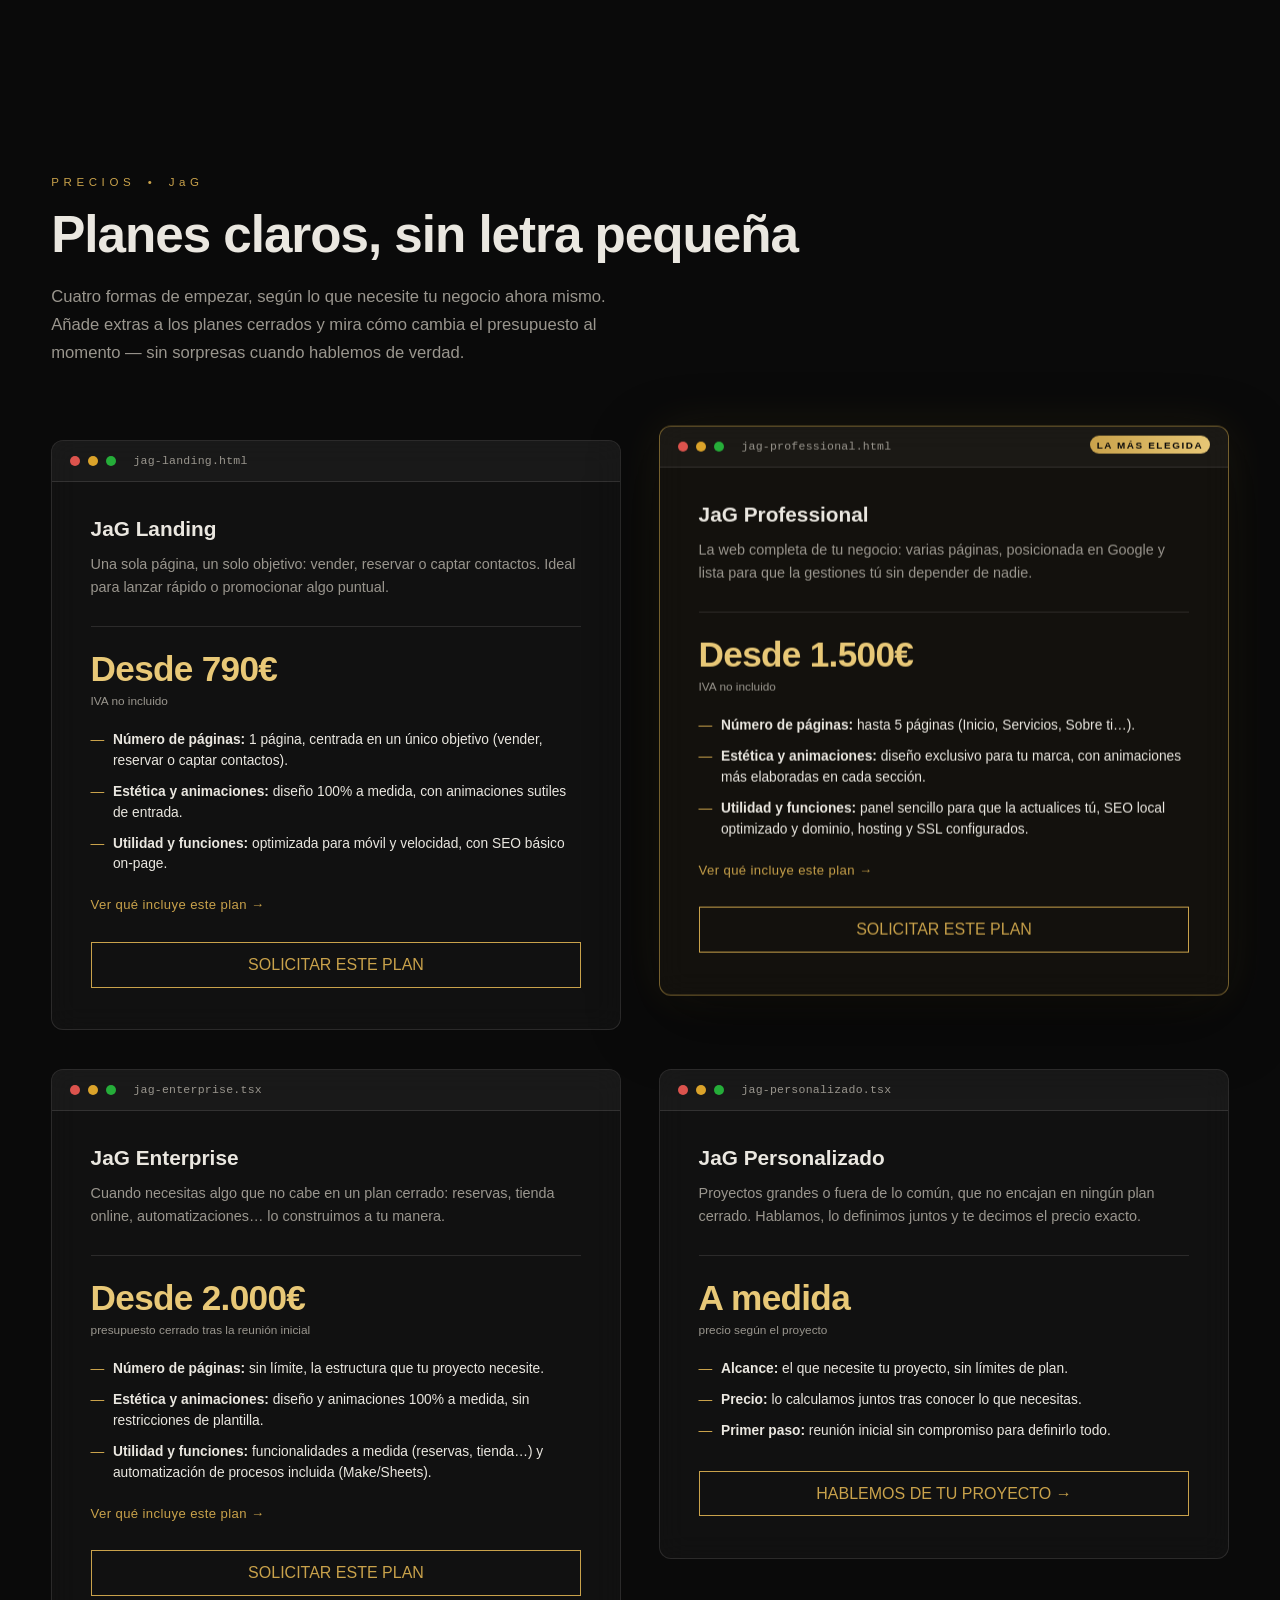
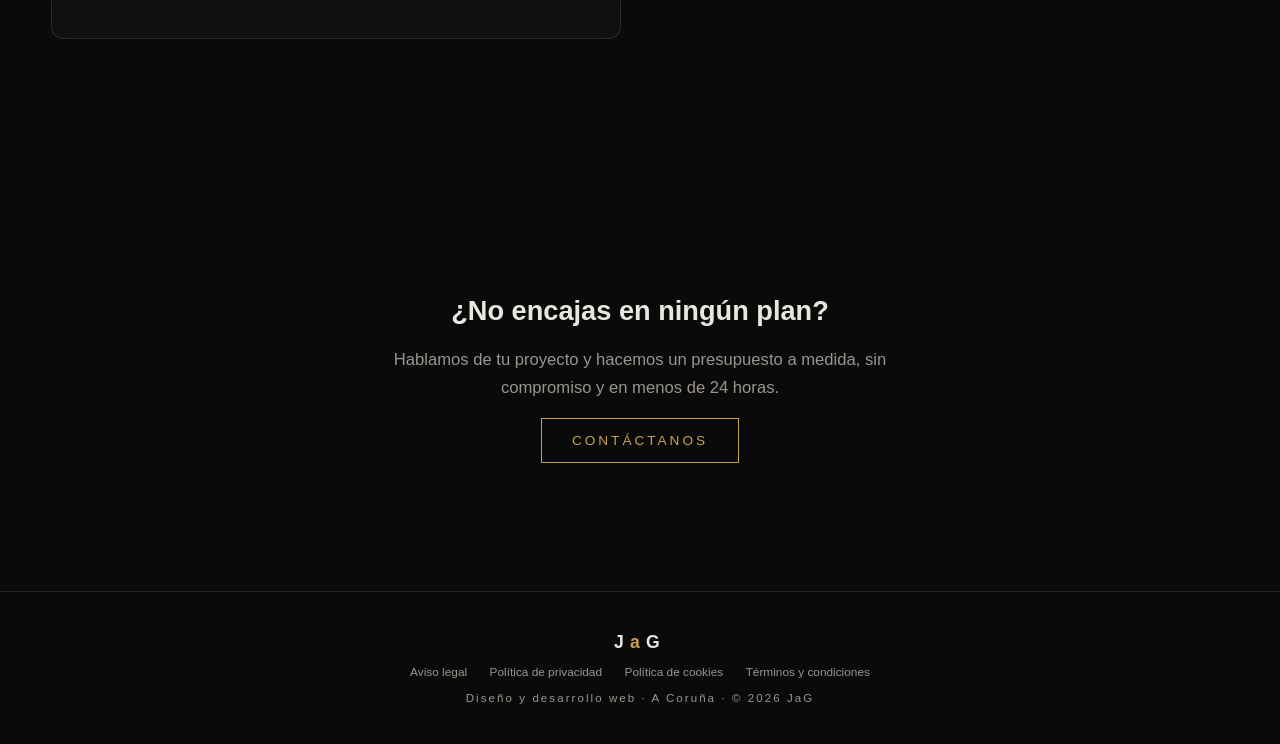
<file: precios.html>
<!DOCTYPE html>
<html lang="es">
<head>
  <meta charset="UTF-8" />
  <meta name="viewport" content="width=device-width, initial-scale=1.0" />
  <title>Precios — JaG Diseño y Desarrollo Web</title>
  <meta name="description" content="Planes claros y precios cerrados para tu web: Landing Page, Web Profesional o a Medida. Añade extras y mira cómo cambia el presupuesto al momento." />
  <link rel="canonical" href="https://web-ja-g.vercel.app/precios.html" />
  <link rel="icon" type="image/svg+xml" href="/favicon.svg" />
  <link rel="apple-touch-icon" href="/apple-touch-icon.png" />
  <link rel="stylesheet" href="styles.min.css" />

  <meta property="og:title" content="Precios — JaG Diseño y Desarrollo Web" />
  <meta property="og:description" content="Planes claros y precios cerrados para tu web: Landing Page, Web Profesional o a Medida. Añade extras y mira cómo cambia el presupuesto al momento." />
  <meta property="og:type" content="website" />
  <meta property="og:url" content="https://web-ja-g.vercel.app/precios.html" />
  <meta property="og:locale" content="es_ES" />
  <meta property="og:site_name" content="JaG" />
  <meta property="og:image" content="https://web-ja-g.vercel.app/og-image.png" />
  <meta name="twitter:card" content="summary_large_image" />
  <meta name="twitter:title" content="Precios — JaG Diseño y Desarrollo Web" />
  <meta name="twitter:description" content="Planes claros y precios cerrados para tu web: Landing Page, Web Profesional o a Medida. Añade extras y mira cómo cambia el presupuesto al momento." />
</head>
<body>

  <div class="bg-brand" aria-hidden="true">
    <div class="bg-brand-glow bg-brand-glow--a"></div>
    <div class="bg-brand-glow bg-brand-glow--b"></div>
  </div>

  <header class="site-header" id="header">
    <a class="brand" href="index.html" aria-label="JaG — Inicio">
      <span class="brand-letter">J</span><span class="brand-letter brand-letter--gold">a</span><span class="brand-letter">G</span>
    </a>

    <nav class="main-nav" aria-label="Navegación principal">
      <ul>
        <li><a href="index.html#hero">INICIO</a></li>
        <li><a href="precios.html">PRECIOS</a></li>
        <li><a href="index.html#metodo">MÉTODO</a></li>
        <li><a href="index.html#nosotros">NOSOTROS</a></li>
        <li><a href="index.html#presupuesto" class="cta-button">CONTÁCTANOS</a></li>
      </ul>
    </nav>

    <button class="nav-toggle" id="navToggle" aria-label="Abrir menú" aria-expanded="false">
      <span></span><span></span><span></span>
    </button>
  </header>

  <main>
    <section class="section section--fade-top">
      <div class="section-inner section-inner--wide">
        <header class="section-head">
          <p class="section-tag">PRECIOS <span class="tag-dot">•</span> JaG</p>
          <h1 class="section-title">Planes claros, sin letra pequeña</h1>
          <p class="section-lead">
            Cuatro formas de empezar, según lo que necesite tu negocio ahora
            mismo. Añade extras a los planes cerrados y mira cómo cambia el
            presupuesto al momento — sin sorpresas cuando hablemos de verdad.
          </p>
        </header>

        <!-- Precios EDITAR AQUÍ ✏️ — son orientativos, ajústalos cuando
             quieras a lo que de verdad cobréis (atributo data-base-price
             en cada .total-amount). Los extras van dentro de cada plan,
             en su propio .price-card-extras: se despliega al pulsar
             "SOLICITAR ESTE PLAN" (ver el script al final del archivo).
             Cada plan solo ofrece los extras que tenga sentido cobrar
             aparte — si algo ya viene incluido en price-card-list, no
             se repite abajo como extra de pago. -->
        <div class="price-grid">
          <!-- Plan: Landing Page -->
          <article class="price-card">
            <div class="window-bar">
              <span class="editorbar-dot editorbar-dot--red"></span>
              <span class="editorbar-dot editorbar-dot--yellow"></span>
              <span class="editorbar-dot editorbar-dot--green"></span>
              <span class="window-bar-file">jag-landing.html</span>
            </div>
            <div class="price-card-body">
              <h2 class="price-card-title">JaG Landing</h2>
              <p class="price-card-desc">
                Una sola página, un solo objetivo: vender, reservar o captar
                contactos. Ideal para lanzar rápido o promocionar algo puntual.
              </p>
              <p class="price-card-price">
                <span class="price-amount">Desde 790€</span>
                <span class="price-note">IVA no incluido</span>
              </p>
              <ul class="price-card-list">
                <li><strong>Número de páginas:</strong> 1 página, centrada en un único objetivo (vender, reservar o captar contactos).</li>
                <li><strong>Estética y animaciones:</strong> diseño 100% a medida, con animaciones sutiles de entrada.</li>
                <li><strong>Utilidad y funciones:</strong> optimizada para móvil y velocidad, con SEO básico on-page.</li>
              </ul>

              <a href="servicios/landing-page.html" class="price-card-link">Ver qué incluye este plan →</a>

              <button type="button" class="cta-button price-card-cta price-card-toggle" aria-expanded="false" aria-controls="extrasLanding">SOLICITAR ESTE PLAN</button>

              <div class="price-card-extras" id="extrasLanding" hidden>
                <a href="index.html#hero" class="price-card-extras-home">← Inicio</a>
                <p class="extras-title">Añade extras a este plan</p>
                <ul class="extras-list">
                  <li class="extra-item">
                    <label class="extra-tile">
                      <input type="checkbox" class="extra-check" data-price="50" />
                      <span class="extra-tile-icon" aria-hidden="true"><svg viewBox="0 0 24 24" fill="none" stroke="currentColor" stroke-width="1.6" stroke-linecap="round" stroke-linejoin="round"><rect x="3" y="5" width="18" height="14" rx="2"/><path d="M3 7l9 6 9-6"/></svg></span>
                      <span class="extra-tile-body">
                        <span class="extra-tile-head">
                          <span class="extra-name-wrap">
                            <span class="extra-name">Formulario de contacto<span class="extra-benefit"> — para que te escriban sin salir de la web</span></span>
                            <button type="button" class="extra-info-btn" aria-expanded="false" aria-label="Qué incluye: Formulario de contacto">?</button>
                          </span>
                          <span class="extra-price">+50€</span>
                        </span>
                        <span class="extra-explain">Un formulario integrado en tu web para que cualquier visitante te escriba sin salir de la página ni buscar tu email. El mensaje te llega directo a tu correo.</span>
                      </span>
                      <span class="extra-tile-check" aria-hidden="true"></span>
                    </label>
                  </li>

                  <li class="extra-item extra-item--stepper">
                    <div class="extra-tile extra-tile--stepper">
                      <span class="extra-tile-icon" aria-hidden="true"><svg viewBox="0 0 24 24" fill="none" stroke="currentColor" stroke-width="1.6" stroke-linecap="round" stroke-linejoin="round"><path d="M9 15l6-6"/><path d="M8 17H6a4 4 0 0 1 0-8h2"/><path d="M16 7h2a4 4 0 0 1 0 8h-2"/></svg></span>
                      <span class="extra-tile-body">
                        <span class="extra-tile-head">
                          <span class="extra-name-wrap">
                            <span class="extra-name">Integración de herramientas<span class="extra-benefit"> — conecta tu web con lo que ya usas</span></span>
                            <button type="button" class="extra-info-btn" aria-expanded="false" aria-label="Qué incluye: Integración de herramientas / automatización">?</button>
                          </span>
                          <span class="extra-price">+65€ c/u</span>
                        </span>
                        <span class="extra-explain">Conectamos tu web con las herramientas que ya usas — por ejemplo, que cada pedido se guarde solo en una hoja de cálculo, o que te llegue un aviso con cada reserva. Cada conexión de este tipo cuenta como una integración.</span>
                      </span>
                      <div class="qty-stepper" data-price-per-unit="65">
                        <button type="button" class="qty-btn qty-btn--minus" aria-label="Quitar una integración">−</button>
                        <span class="qty-value" aria-live="polite">0</span>
                        <button type="button" class="qty-btn qty-btn--plus" aria-label="Añadir una integración">+</button>
                      </div>
                    </div>
                  </li>

                  <li class="extra-item">
                    <label class="extra-tile">
                      <input type="checkbox" class="extra-check" data-price="250" />
                      <span class="extra-tile-icon" aria-hidden="true"><svg viewBox="0 0 24 24" fill="none" stroke="currentColor" stroke-width="1.6" stroke-linecap="round" stroke-linejoin="round"><path d="M3 17l6-6 4 4 8-8"/><path d="M15 7h6v6"/></svg></span>
                      <span class="extra-tile-body">
                        <span class="extra-tile-head">
                          <span class="extra-name-wrap">
                            <span class="extra-name">Mejora del SEO<span class="extra-benefit"> — para que te encuentren en Google</span></span>
                            <button type="button" class="extra-info-btn" aria-expanded="false" aria-label="Qué incluye: Mejora del SEO y visibilidad online">?</button>
                          </span>
                          <span class="extra-price">+250€</span>
                        </span>
                        <span class="extra-explain">Optimizamos tu web para que Google la entienda mejor y la muestre antes cuando alguien busque lo que ofreces — más gente te encuentra sin necesidad de pagar anuncios.</span>
                      </span>
                      <span class="extra-tile-check" aria-hidden="true"></span>
                    </label>
                  </li>

                  <li class="extra-item">
                    <label class="extra-tile">
                      <input type="checkbox" class="extra-check" data-price="500" />
                      <span class="extra-tile-icon" aria-hidden="true"><svg viewBox="0 0 24 24" fill="none" stroke="currentColor" stroke-width="1.6" stroke-linecap="round" stroke-linejoin="round"><path d="M4 6h10M4 12h6M4 18h13"/><circle cx="17" cy="6" r="2"/><circle cx="13" cy="12" r="2"/><circle cx="20" cy="18" r="2"/></svg></span>
                      <span class="extra-tile-body">
                        <span class="extra-tile-head">
                          <span class="extra-name-wrap">
                            <span class="extra-name">Panel de administrador<span class="extra-benefit"> — gestiona la web tú mismo</span></span>
                            <button type="button" class="extra-info-btn" aria-expanded="false" aria-label="Qué incluye: Panel de administrador">?</button>
                          </span>
                          <span class="extra-price">+500€</span>
                        </span>
                        <span class="extra-explain">Una zona privada de tu web donde puedes cambiar textos, fotos o precios, y gestionar pedidos o reservas tú mismo, sin tocar código ni depender de nosotros para cada cambio.</span>
                      </span>
                      <span class="extra-tile-check" aria-hidden="true"></span>
                    </label>
                  </li>

                  <li class="extra-item">
                    <label class="extra-tile">
                      <input type="checkbox" class="extra-check" data-price="400" />
                      <span class="extra-tile-icon" aria-hidden="true"><svg viewBox="0 0 24 24" fill="none" stroke="currentColor" stroke-width="1.6" stroke-linecap="round" stroke-linejoin="round"><path d="M21 11.5a8.5 8.5 0 0 1-11.7 7.9L4 21l1.6-5.3A8.5 8.5 0 1 1 21 11.5z"/></svg></span>
                      <span class="extra-tile-body">
                        <span class="extra-tile-head">
                          <span class="extra-name-wrap">
                            <span class="extra-name">Chatbot<span class="extra-benefit"> — respuestas al instante, 24 horas</span></span>
                            <button type="button" class="extra-info-btn" aria-expanded="false" aria-label="Qué incluye: Chatbot">?</button>
                          </span>
                          <span class="extra-price">+400€</span>
                        </span>
                        <span class="extra-explain">Un asistente automático en tu web que responde las preguntas más habituales de tus clientes al momento, a cualquier hora — también fuera de tu horario de atención.</span>
                      </span>
                      <span class="extra-tile-check" aria-hidden="true"></span>
                    </label>
                  </li>

                  <li class="extra-item">
                    <label class="extra-tile">
                      <input type="checkbox" class="extra-check" data-price="750" />
                      <span class="extra-tile-icon" aria-hidden="true"><svg viewBox="0 0 24 24" fill="currentColor"><path d="M12 2l1.6 6.4L20 10l-6.4 1.6L12 18l-1.6-6.4L4 10l6.4-1.6L12 2z"/></svg></span>
                      <span class="extra-tile-body">
                        <span class="extra-tile-head">
                          <span class="extra-name-wrap">
                            <span class="extra-name">Agente autónomo de IA<span class="extra-benefit"> — automatiza tareas por ti</span></span>
                            <button type="button" class="extra-info-btn" aria-expanded="false" aria-label="Qué incluye: Agente autónomo de IA">?</button>
                          </span>
                          <span class="extra-price">+750€</span>
                        </span>
                        <span class="extra-explain">Un asistente de inteligencia artificial más avanzado que el chatbot: puede completar tareas enteras por su cuenta (por ejemplo, cualificar un cliente o programar una cita) sin que tengas que supervisar cada paso.</span>
                      </span>
                      <span class="extra-tile-check" aria-hidden="true"></span>
                    </label>
                  </li>

                  <li class="extra-item">
                    <label class="extra-tile">
                      <input type="checkbox" class="extra-check" data-price="0" />
                      <span class="extra-tile-icon" aria-hidden="true"><svg viewBox="0 0 24 24" fill="none" stroke="currentColor" stroke-width="1.6" stroke-linecap="round" stroke-linejoin="round"><path d="M12 3l7 3v6c0 4.5-3 7.5-7 9-4-1.5-7-4.5-7-9V6l7-3z"/></svg></span>
                      <span class="extra-tile-body">
                        <span class="extra-tile-head">
                          <span class="extra-name-wrap">
                            <span class="extra-name">Mantenimiento y soporte<span class="extra-benefit"> — seguimos ahí después del lanzamiento</span></span>
                            <button type="button" class="extra-info-btn" aria-expanded="false" aria-label="Qué incluye: Mantenimiento y soporte">?</button>
                          </span>
                          <span class="extra-price">Consultar</span>
                        </span>
                        <span class="extra-explain">Nos encargamos de que tu web siga funcionando bien con el tiempo: actualizaciones, copias de seguridad y estar disponibles si algo falla o quieres hacer cambios. El precio depende de cuánta atención necesites.</span>
                      </span>
                      <span class="extra-tile-check" aria-hidden="true"></span>
                    </label>
                  </li>
                </ul>

                <p class="price-card-total">
                  <span class="total-label">Total con extras</span>
                  <span class="total-amount" data-base-price="790">790€</span>
                </p>

                <a href="index.html#presupuesto" class="cta-button price-card-cta price-card-submit">CONTACTAR →</a>
              </div>
            </div>
          </article>

          <!-- Plan: Web Profesional (destacado) -->
          <article class="price-card price-card--featured">
            <span class="price-card-badge">LA MÁS ELEGIDA</span>
            <div class="window-bar">
              <span class="editorbar-dot editorbar-dot--red"></span>
              <span class="editorbar-dot editorbar-dot--yellow"></span>
              <span class="editorbar-dot editorbar-dot--green"></span>
              <span class="window-bar-file">jag-professional.html</span>
            </div>
            <div class="price-card-body">
              <h2 class="price-card-title">JaG Professional</h2>
              <p class="price-card-desc">
                La web completa de tu negocio: varias páginas, posicionada en
                Google y lista para que la gestiones tú sin depender de nadie.
              </p>
              <p class="price-card-price">
                <span class="price-amount">Desde 1.500€</span>
                <span class="price-note">IVA no incluido</span>
              </p>
              <ul class="price-card-list">
                <li><strong>Número de páginas:</strong> hasta 5 páginas (Inicio, Servicios, Sobre ti…).</li>
                <li><strong>Estética y animaciones:</strong> diseño exclusivo para tu marca, con animaciones más elaboradas en cada sección.</li>
                <li><strong>Utilidad y funciones:</strong> panel sencillo para que la actualices tú, SEO local optimizado y dominio, hosting y SSL configurados.</li>
              </ul>

              <a href="servicios/web-profesional.html" class="price-card-link">Ver qué incluye este plan →</a>

              <button type="button" class="cta-button price-card-cta price-card-toggle" aria-expanded="false" aria-controls="extrasProfesional">SOLICITAR ESTE PLAN</button>

              <!-- Sin "Mejora del SEO" ni "Panel de administrador": este
                   plan ya los incluye de base (ver price-card-list arriba),
                   ofrecerlos aquí como extra de pago sería contradictorio. -->
              <div class="price-card-extras" id="extrasProfesional" hidden>
                <a href="index.html#hero" class="price-card-extras-home">← Inicio</a>
                <p class="extras-title">Añade extras a este plan</p>
                <ul class="extras-list">
                  <li class="extra-item">
                    <label class="extra-tile">
                      <input type="checkbox" class="extra-check" data-price="50" />
                      <span class="extra-tile-icon" aria-hidden="true"><svg viewBox="0 0 24 24" fill="none" stroke="currentColor" stroke-width="1.6" stroke-linecap="round" stroke-linejoin="round"><rect x="3" y="5" width="18" height="14" rx="2"/><path d="M3 7l9 6 9-6"/></svg></span>
                      <span class="extra-tile-body">
                        <span class="extra-tile-head">
                          <span class="extra-name-wrap">
                            <span class="extra-name">Formulario de contacto<span class="extra-benefit"> — para que te escriban sin salir de la web</span></span>
                            <button type="button" class="extra-info-btn" aria-expanded="false" aria-label="Qué incluye: Formulario de contacto">?</button>
                          </span>
                          <span class="extra-price">+50€</span>
                        </span>
                        <span class="extra-explain">Un formulario integrado en tu web para que cualquier visitante te escriba sin salir de la página ni buscar tu email. El mensaje te llega directo a tu correo.</span>
                      </span>
                      <span class="extra-tile-check" aria-hidden="true"></span>
                    </label>
                  </li>

                  <li class="extra-item extra-item--stepper">
                    <div class="extra-tile extra-tile--stepper">
                      <span class="extra-tile-icon" aria-hidden="true"><svg viewBox="0 0 24 24" fill="none" stroke="currentColor" stroke-width="1.6" stroke-linecap="round" stroke-linejoin="round"><path d="M9 15l6-6"/><path d="M8 17H6a4 4 0 0 1 0-8h2"/><path d="M16 7h2a4 4 0 0 1 0 8h-2"/></svg></span>
                      <span class="extra-tile-body">
                        <span class="extra-tile-head">
                          <span class="extra-name-wrap">
                            <span class="extra-name">Integración de herramientas<span class="extra-benefit"> — conecta tu web con lo que ya usas</span></span>
                            <button type="button" class="extra-info-btn" aria-expanded="false" aria-label="Qué incluye: Integración de herramientas / automatización">?</button>
                          </span>
                          <span class="extra-price">+65€ c/u</span>
                        </span>
                        <span class="extra-explain">Conectamos tu web con las herramientas que ya usas — por ejemplo, que cada pedido se guarde solo en una hoja de cálculo, o que te llegue un aviso con cada reserva. Cada conexión de este tipo cuenta como una integración.</span>
                      </span>
                      <div class="qty-stepper" data-price-per-unit="65">
                        <button type="button" class="qty-btn qty-btn--minus" aria-label="Quitar una integración">−</button>
                        <span class="qty-value" aria-live="polite">0</span>
                        <button type="button" class="qty-btn qty-btn--plus" aria-label="Añadir una integración">+</button>
                      </div>
                    </div>
                  </li>

                  <li class="extra-item">
                    <label class="extra-tile">
                      <input type="checkbox" class="extra-check" data-price="400" />
                      <span class="extra-tile-icon" aria-hidden="true"><svg viewBox="0 0 24 24" fill="none" stroke="currentColor" stroke-width="1.6" stroke-linecap="round" stroke-linejoin="round"><path d="M21 11.5a8.5 8.5 0 0 1-11.7 7.9L4 21l1.6-5.3A8.5 8.5 0 1 1 21 11.5z"/></svg></span>
                      <span class="extra-tile-body">
                        <span class="extra-tile-head">
                          <span class="extra-name-wrap">
                            <span class="extra-name">Chatbot<span class="extra-benefit"> — respuestas al instante, 24 horas</span></span>
                            <button type="button" class="extra-info-btn" aria-expanded="false" aria-label="Qué incluye: Chatbot">?</button>
                          </span>
                          <span class="extra-price">+400€</span>
                        </span>
                        <span class="extra-explain">Un asistente automático en tu web que responde las preguntas más habituales de tus clientes al momento, a cualquier hora — también fuera de tu horario de atención.</span>
                      </span>
                      <span class="extra-tile-check" aria-hidden="true"></span>
                    </label>
                  </li>

                  <li class="extra-item">
                    <label class="extra-tile">
                      <input type="checkbox" class="extra-check" data-price="750" />
                      <span class="extra-tile-icon" aria-hidden="true"><svg viewBox="0 0 24 24" fill="currentColor"><path d="M12 2l1.6 6.4L20 10l-6.4 1.6L12 18l-1.6-6.4L4 10l6.4-1.6L12 2z"/></svg></span>
                      <span class="extra-tile-body">
                        <span class="extra-tile-head">
                          <span class="extra-name-wrap">
                            <span class="extra-name">Agente autónomo de IA<span class="extra-benefit"> — automatiza tareas por ti</span></span>
                            <button type="button" class="extra-info-btn" aria-expanded="false" aria-label="Qué incluye: Agente autónomo de IA">?</button>
                          </span>
                          <span class="extra-price">+750€</span>
                        </span>
                        <span class="extra-explain">Un asistente de inteligencia artificial más avanzado que el chatbot: puede completar tareas enteras por su cuenta (por ejemplo, cualificar un cliente o programar una cita) sin que tengas que supervisar cada paso.</span>
                      </span>
                      <span class="extra-tile-check" aria-hidden="true"></span>
                    </label>
                  </li>

                  <li class="extra-item">
                    <label class="extra-tile">
                      <input type="checkbox" class="extra-check" data-price="0" />
                      <span class="extra-tile-icon" aria-hidden="true"><svg viewBox="0 0 24 24" fill="none" stroke="currentColor" stroke-width="1.6" stroke-linecap="round" stroke-linejoin="round"><path d="M12 3l7 3v6c0 4.5-3 7.5-7 9-4-1.5-7-4.5-7-9V6l7-3z"/></svg></span>
                      <span class="extra-tile-body">
                        <span class="extra-tile-head">
                          <span class="extra-name-wrap">
                            <span class="extra-name">Mantenimiento y soporte<span class="extra-benefit"> — seguimos ahí después del lanzamiento</span></span>
                            <button type="button" class="extra-info-btn" aria-expanded="false" aria-label="Qué incluye: Mantenimiento y soporte">?</button>
                          </span>
                          <span class="extra-price">Consultar</span>
                        </span>
                        <span class="extra-explain">Nos encargamos de que tu web siga funcionando bien con el tiempo: actualizaciones, copias de seguridad y estar disponibles si algo falla o quieres hacer cambios. El precio depende de cuánta atención necesites.</span>
                      </span>
                      <span class="extra-tile-check" aria-hidden="true"></span>
                    </label>
                  </li>
                </ul>

                <p class="price-card-total">
                  <span class="total-label">Total con extras</span>
                  <span class="total-amount" data-base-price="1500">1.500€</span>
                </p>

                <a href="index.html#presupuesto" class="cta-button price-card-cta price-card-submit">CONTACTAR →</a>
              </div>
            </div>
          </article>

          <!-- Plan: Web a Medida -->
          <article class="price-card">
            <div class="window-bar">
              <span class="editorbar-dot editorbar-dot--red"></span>
              <span class="editorbar-dot editorbar-dot--yellow"></span>
              <span class="editorbar-dot editorbar-dot--green"></span>
              <span class="window-bar-file">jag-enterprise.tsx</span>
            </div>
            <div class="price-card-body">
              <h2 class="price-card-title">JaG Enterprise</h2>
              <p class="price-card-desc">
                Cuando necesitas algo que no cabe en un plan cerrado:
                reservas, tienda online, automatizaciones… lo construimos
                a tu manera.
              </p>
              <p class="price-card-price">
                <span class="price-amount">Desde 2.000€</span>
                <span class="price-note">presupuesto cerrado tras la reunión inicial</span>
              </p>
              <ul class="price-card-list">
                <li><strong>Número de páginas:</strong> sin límite, la estructura que tu proyecto necesite.</li>
                <li><strong>Estética y animaciones:</strong> diseño y animaciones 100% a medida, sin restricciones de plantilla.</li>
                <li><strong>Utilidad y funciones:</strong> funcionalidades a medida (reservas, tienda…) y automatización de procesos incluida (Make/Sheets).</li>
              </ul>

              <a href="servicios/a-medida.html" class="price-card-link">Ver qué incluye este plan →</a>

              <button type="button" class="cta-button price-card-cta price-card-toggle" aria-expanded="false" aria-controls="extrasMedida">SOLICITAR ESTE PLAN</button>

              <!-- Sin "Integración de herramientas": este plan ya incluye
                   automatización de procesos de base (ver price-card-list
                   arriba), ofrecerla aquí como extra sería contradictorio. -->
              <div class="price-card-extras" id="extrasMedida" hidden>
                <a href="index.html#hero" class="price-card-extras-home">← Inicio</a>
                <p class="extras-title">Añade extras a este plan</p>
                <ul class="extras-list">
                  <li class="extra-item">
                    <label class="extra-tile">
                      <input type="checkbox" class="extra-check" data-price="50" />
                      <span class="extra-tile-icon" aria-hidden="true"><svg viewBox="0 0 24 24" fill="none" stroke="currentColor" stroke-width="1.6" stroke-linecap="round" stroke-linejoin="round"><rect x="3" y="5" width="18" height="14" rx="2"/><path d="M3 7l9 6 9-6"/></svg></span>
                      <span class="extra-tile-body">
                        <span class="extra-tile-head">
                          <span class="extra-name-wrap">
                            <span class="extra-name">Formulario de contacto<span class="extra-benefit"> — para que te escriban sin salir de la web</span></span>
                            <button type="button" class="extra-info-btn" aria-expanded="false" aria-label="Qué incluye: Formulario de contacto">?</button>
                          </span>
                          <span class="extra-price">+50€</span>
                        </span>
                        <span class="extra-explain">Un formulario integrado en tu web para que cualquier visitante te escriba sin salir de la página ni buscar tu email. El mensaje te llega directo a tu correo.</span>
                      </span>
                      <span class="extra-tile-check" aria-hidden="true"></span>
                    </label>
                  </li>

                  <li class="extra-item">
                    <label class="extra-tile">
                      <input type="checkbox" class="extra-check" data-price="250" />
                      <span class="extra-tile-icon" aria-hidden="true"><svg viewBox="0 0 24 24" fill="none" stroke="currentColor" stroke-width="1.6" stroke-linecap="round" stroke-linejoin="round"><path d="M3 17l6-6 4 4 8-8"/><path d="M15 7h6v6"/></svg></span>
                      <span class="extra-tile-body">
                        <span class="extra-tile-head">
                          <span class="extra-name-wrap">
                            <span class="extra-name">Mejora del SEO<span class="extra-benefit"> — para que te encuentren en Google</span></span>
                            <button type="button" class="extra-info-btn" aria-expanded="false" aria-label="Qué incluye: Mejora del SEO y visibilidad online">?</button>
                          </span>
                          <span class="extra-price">+250€</span>
                        </span>
                        <span class="extra-explain">Optimizamos tu web para que Google la entienda mejor y la muestre antes cuando alguien busque lo que ofreces — más gente te encuentra sin necesidad de pagar anuncios.</span>
                      </span>
                      <span class="extra-tile-check" aria-hidden="true"></span>
                    </label>
                  </li>

                  <li class="extra-item">
                    <label class="extra-tile">
                      <input type="checkbox" class="extra-check" data-price="500" />
                      <span class="extra-tile-icon" aria-hidden="true"><svg viewBox="0 0 24 24" fill="none" stroke="currentColor" stroke-width="1.6" stroke-linecap="round" stroke-linejoin="round"><path d="M4 6h10M4 12h6M4 18h13"/><circle cx="17" cy="6" r="2"/><circle cx="13" cy="12" r="2"/><circle cx="20" cy="18" r="2"/></svg></span>
                      <span class="extra-tile-body">
                        <span class="extra-tile-head">
                          <span class="extra-name-wrap">
                            <span class="extra-name">Panel de administrador<span class="extra-benefit"> — gestiona la web tú mismo</span></span>
                            <button type="button" class="extra-info-btn" aria-expanded="false" aria-label="Qué incluye: Panel de administrador">?</button>
                          </span>
                          <span class="extra-price">+500€</span>
                        </span>
                        <span class="extra-explain">Una zona privada de tu web donde puedes cambiar textos, fotos o precios, y gestionar pedidos o reservas tú mismo, sin tocar código ni depender de nosotros para cada cambio.</span>
                      </span>
                      <span class="extra-tile-check" aria-hidden="true"></span>
                    </label>
                  </li>

                  <li class="extra-item">
                    <label class="extra-tile">
                      <input type="checkbox" class="extra-check" data-price="400" />
                      <span class="extra-tile-icon" aria-hidden="true"><svg viewBox="0 0 24 24" fill="none" stroke="currentColor" stroke-width="1.6" stroke-linecap="round" stroke-linejoin="round"><path d="M21 11.5a8.5 8.5 0 0 1-11.7 7.9L4 21l1.6-5.3A8.5 8.5 0 1 1 21 11.5z"/></svg></span>
                      <span class="extra-tile-body">
                        <span class="extra-tile-head">
                          <span class="extra-name-wrap">
                            <span class="extra-name">Chatbot<span class="extra-benefit"> — respuestas al instante, 24 horas</span></span>
                            <button type="button" class="extra-info-btn" aria-expanded="false" aria-label="Qué incluye: Chatbot">?</button>
                          </span>
                          <span class="extra-price">+400€</span>
                        </span>
                        <span class="extra-explain">Un asistente automático en tu web que responde las preguntas más habituales de tus clientes al momento, a cualquier hora — también fuera de tu horario de atención.</span>
                      </span>
                      <span class="extra-tile-check" aria-hidden="true"></span>
                    </label>
                  </li>

                  <li class="extra-item">
                    <label class="extra-tile">
                      <input type="checkbox" class="extra-check" data-price="750" />
                      <span class="extra-tile-icon" aria-hidden="true"><svg viewBox="0 0 24 24" fill="currentColor"><path d="M12 2l1.6 6.4L20 10l-6.4 1.6L12 18l-1.6-6.4L4 10l6.4-1.6L12 2z"/></svg></span>
                      <span class="extra-tile-body">
                        <span class="extra-tile-head">
                          <span class="extra-name-wrap">
                            <span class="extra-name">Agente autónomo de IA<span class="extra-benefit"> — automatiza tareas por ti</span></span>
                            <button type="button" class="extra-info-btn" aria-expanded="false" aria-label="Qué incluye: Agente autónomo de IA">?</button>
                          </span>
                          <span class="extra-price">+750€</span>
                        </span>
                        <span class="extra-explain">Un asistente de inteligencia artificial más avanzado que el chatbot: puede completar tareas enteras por su cuenta (por ejemplo, cualificar un cliente o programar una cita) sin que tengas que supervisar cada paso.</span>
                      </span>
                      <span class="extra-tile-check" aria-hidden="true"></span>
                    </label>
                  </li>

                  <li class="extra-item">
                    <label class="extra-tile">
                      <input type="checkbox" class="extra-check" data-price="0" />
                      <span class="extra-tile-icon" aria-hidden="true"><svg viewBox="0 0 24 24" fill="none" stroke="currentColor" stroke-width="1.6" stroke-linecap="round" stroke-linejoin="round"><path d="M12 3l7 3v6c0 4.5-3 7.5-7 9-4-1.5-7-4.5-7-9V6l7-3z"/></svg></span>
                      <span class="extra-tile-body">
                        <span class="extra-tile-head">
                          <span class="extra-name-wrap">
                            <span class="extra-name">Mantenimiento y soporte<span class="extra-benefit"> — seguimos ahí después del lanzamiento</span></span>
                            <button type="button" class="extra-info-btn" aria-expanded="false" aria-label="Qué incluye: Mantenimiento y soporte">?</button>
                          </span>
                          <span class="extra-price">Consultar</span>
                        </span>
                        <span class="extra-explain">Nos encargamos de que tu web siga funcionando bien con el tiempo: actualizaciones, copias de seguridad y estar disponibles si algo falla o quieres hacer cambios. El precio depende de cuánta atención necesites.</span>
                      </span>
                      <span class="extra-tile-check" aria-hidden="true"></span>
                    </label>
                  </li>
                </ul>

                <p class="price-card-total">
                  <span class="total-label">Total con extras</span>
                  <span class="total-amount" data-base-price="2000">2.000€</span>
                </p>

                <a href="index.html#presupuesto" class="cta-button price-card-cta price-card-submit">CONTACTAR →</a>
              </div>
            </div>
          </article>

          <!-- Plan: Personalizado (sin precio fijo) -->
          <article class="price-card">
            <div class="window-bar">
              <span class="editorbar-dot editorbar-dot--red"></span>
              <span class="editorbar-dot editorbar-dot--yellow"></span>
              <span class="editorbar-dot editorbar-dot--green"></span>
              <span class="window-bar-file">jag-personalizado.tsx</span>
            </div>
            <div class="price-card-body">
              <h2 class="price-card-title">JaG Personalizado</h2>
              <p class="price-card-desc">
                Proyectos grandes o fuera de lo común, que no encajan en
                ningún plan cerrado. Hablamos, lo definimos juntos y te
                decimos el precio exacto.
              </p>
              <p class="price-card-price">
                <span class="price-amount">A medida</span>
                <span class="price-note">precio según el proyecto</span>
              </p>
              <ul class="price-card-list">
                <li><strong>Alcance:</strong> el que necesite tu proyecto, sin límites de plan.</li>
                <li><strong>Precio:</strong> lo calculamos juntos tras conocer lo que necesitas.</li>
                <li><strong>Primer paso:</strong> reunión inicial sin compromiso para definirlo todo.</li>
              </ul>

              <a href="index.html#presupuesto" class="cta-button price-card-cta">HABLEMOS DE TU PROYECTO →</a>
            </div>
          </article>
        </div>

      </div>
    </section>

    <section class="section">
      <div class="section-inner section-inner--narrow plan-closing">
        <h2 class="plan-section-title">¿No encajas en ningún plan?</h2>
        <p class="section-lead">
          Hablamos de tu proyecto y hacemos un presupuesto a medida, sin
          compromiso y en menos de 24 horas.
        </p>
        <div class="plan-cta-row">
          <a href="index.html#presupuesto" class="cta-button cta-button--large">CONTÁCTANOS</a>
        </div>
      </div>
    </section>
  </main>

  <footer class="site-footer">
    <span class="brand brand--small">
      <span class="brand-letter">J</span><span class="brand-letter brand-letter--gold">a</span><span class="brand-letter">G</span>
    </span>

    <nav class="footer-legal" aria-label="Información legal">
      <a href="index.html#aviso-legal">Aviso legal</a>
      <span aria-hidden="true">·</span>
      <a href="index.html#privacidad">Política de privacidad</a>
      <span aria-hidden="true">·</span>
      <a href="index.html#cookies">Política de cookies</a>
      <span aria-hidden="true">·</span>
      <a href="index.html#terminos">Términos y condiciones</a>
    </nav>

    <p class="footer-text">Diseño y desarrollo web · A Coruña · © 2026 JaG</p>
  </footer>

  <script>
    const navToggle = document.getElementById('navToggle');
    const mainNav = document.querySelector('.main-nav');
    navToggle.addEventListener('click', () => {
      const open = mainNav.classList.toggle('is-open');
      navToggle.setAttribute('aria-expanded', String(open));
    });
    mainNav.querySelectorAll('a').forEach((a) =>
      a.addEventListener('click', () => {
        mainNav.classList.remove('is-open');
        navToggle.setAttribute('aria-expanded', 'false');
      })
    );

    /* Foco dorado que sigue al cursor, igual que en el resto del sitio */
    document.querySelectorAll('.price-card').forEach((card) => {
      card.addEventListener('pointermove', (e) => {
        const rect = card.getBoundingClientRect();
        card.style.setProperty('--mx', `${e.clientX - rect.left}px`);
        card.style.setProperty('--my', `${e.clientY - rect.top}px`);
      });
    });

    /* Botón "?" de cada extra: abre/cierra su explicación sencilla sin
       marcar el checkbox. Como el botón vive dentro del <label> del
       extra (para poder ir junto al nombre), un click normal ahí
       activaría también el checkbox — por eso preventDefault +
       stopPropagation antes de nada. */
    document.querySelectorAll('.extra-info-btn').forEach((btn) => {
      btn.addEventListener('click', (e) => {
        e.preventDefault();
        e.stopPropagation();
        const body = btn.closest('.extra-tile-body');
        const explain = body ? body.querySelector('.extra-explain') : null;
        if (!explain) return;
        const open = explain.classList.toggle('is-open');
        btn.setAttribute('aria-expanded', String(open));
      });
    });

    /* Botón "SOLICITAR ESTE PLAN": despliega/oculta el panel de extras
       de ESA tarjeta (cada plan lleva el suyo propio, no se comparten
       entre planes — ver .price-card-extras en el HTML). */
    document.querySelectorAll('.price-card-toggle').forEach((btn) => {
      btn.addEventListener('click', () => {
        const panel = document.getElementById(btn.getAttribute('aria-controls'));
        if (!panel) return;
        const opening = panel.hidden;
        panel.hidden = !opening;
        btn.setAttribute('aria-expanded', String(opening));
      });
    });

    /* Extras "a lo Apple", uno por tarjeta (ya no un cuadro compartido):
       cada checkbox marcado (o la cantidad de integraciones, en las
       tarjetas que tienen ese paso a paso) suma su precio SOLO al total
       de SU propia tarjeta — nunca toca el precio base de arriba
       (.price-amount) ni el de las otras tarjetas. */
    document.querySelectorAll('.price-card').forEach((card) => {
      const totalEl = card.querySelector('.total-amount');
      if (!totalEl) return; // esta tarjeta no tiene panel de extras

      const checks = card.querySelectorAll('.extra-check');
      const qtyStepper = card.querySelector('.qty-stepper');
      const qtyValueEl = qtyStepper ? qtyStepper.querySelector('.qty-value') : null;
      const QTY_MIN = 0;
      const QTY_MAX = 20;

      function getQty() {
        return qtyValueEl ? parseInt(qtyValueEl.textContent, 10) || 0 : 0;
      }

      function updateTotal() {
        const basePrice = parseFloat(totalEl.dataset.basePrice, 10) || 0;
        let sum = basePrice;
        checks.forEach((check) => {
          if (check.checked) sum += parseFloat(check.dataset.price, 10) || 0;
        });
        if (qtyStepper) {
          sum += getQty() * (parseFloat(qtyStepper.dataset.pricePerUnit, 10) || 0);
        }
        const next = `${sum.toLocaleString('es-ES')}€`;
        if (totalEl.textContent === next) return;
        // Transición puramente visual (ver .total-amount.is-updating en
        // styles.css): no cambia el cálculo de arriba, solo suaviza el
        // cambio de cifra con un breve fundido en vez de un salto brusco.
        totalEl.classList.add('is-updating');
        totalEl.textContent = next;
        requestAnimationFrame(() => totalEl.classList.remove('is-updating'));
      }

      checks.forEach((check) => check.addEventListener('change', updateTotal));

      if (qtyStepper && qtyValueEl) {
        const minusBtn = qtyStepper.querySelector('.qty-btn--minus');
        const plusBtn = qtyStepper.querySelector('.qty-btn--plus');

        function setQty(next) {
          qtyValueEl.textContent = String(Math.min(QTY_MAX, Math.max(QTY_MIN, next)));
          updateTotal();
        }

        minusBtn.addEventListener('click', () => setQty(getQty() - 1));
        plusBtn.addEventListener('click', () => setQty(getQty() + 1));
      }
    });

    /* Enlace "CONTACTAR →" al final de cada panel de extras: antes de
       seguir a index.html#presupuesto (que abre el modal de contacto
       que ya existe), deja en sessionStorage un resumen del plan y los
       extras elegidos, para que el formulario llegue precargado — el
       usuario sigue teniendo que rellenar sus datos de contacto, igual
       que en el formulario de siempre. */
    function buildPlanSummary(card) {
      const planName = card.querySelector('.price-card-title');
      const totalEl = card.querySelector('.total-amount');

      // "Mantenimiento y soporte" no tiene precio fijo (se muestra
      // "Consultar" y no suma al total), así que si está marcado lo
      // anotamos junto al total para que quede claro que el precio
      // final lleva ese extra aparte, a consultar.
      const maintenanceChecked = Array.from(card.querySelectorAll('.extra-check:checked')).some(
        (check) => check.closest('.extra-tile')?.querySelector('.extra-price')?.textContent.trim() === 'Consultar'
      );
      let totalText = totalEl ? totalEl.textContent.trim() : '';
      if (maintenanceChecked && totalText) totalText += ' + mantenimiento a consultar';

      const lines = [
        `Plan solicitado: ${planName ? planName.textContent.trim() : ''}`,
        `Total estimado: ${totalText}`,
      ];

      const extras = [];
      card.querySelectorAll('.extra-check:checked').forEach((check) => {
        const name = check.closest('.extra-tile')?.querySelector('.extra-name');
        if (!name) return;
        // Solo el nombre, sin el texto de beneficio (.extra-benefit) que
        // va después — ese es copy de venta para la propia tarjeta, no
        // algo que deba colarse en el resumen que llega al formulario.
        const nameText = (name.childNodes[0]?.textContent || name.textContent).trim();
        const price = parseFloat(check.dataset.price, 10) || 0;
        extras.push(price > 0 ? `${nameText} (+${price}€)` : nameText);
      });
      const qtyStepper = card.querySelector('.qty-stepper');
      if (qtyStepper) {
        const qtyValueEl = qtyStepper.querySelector('.qty-value');
        const qty = qtyValueEl ? parseInt(qtyValueEl.textContent, 10) || 0 : 0;
        if (qty > 0) {
          const unit = parseFloat(qtyStepper.dataset.pricePerUnit, 10) || 0;
          extras.push(`Integración de herramientas ×${qty} (+${qty * unit}€)`);
        }
      }
      lines.push(extras.length ? `Extras incluidos: ${extras.join(', ')}` : 'Extras incluidos: ninguno');

      return lines.join('\n');
    }

    document.querySelectorAll('.price-card-submit').forEach((btn) => {
      btn.addEventListener('click', () => {
        const card = btn.closest('.price-card');
        if (!card) return;
        sessionStorage.setItem('jagPlanRequest', buildPlanSummary(card));
      });
    });

  </script>
</body>
</html>
</file>
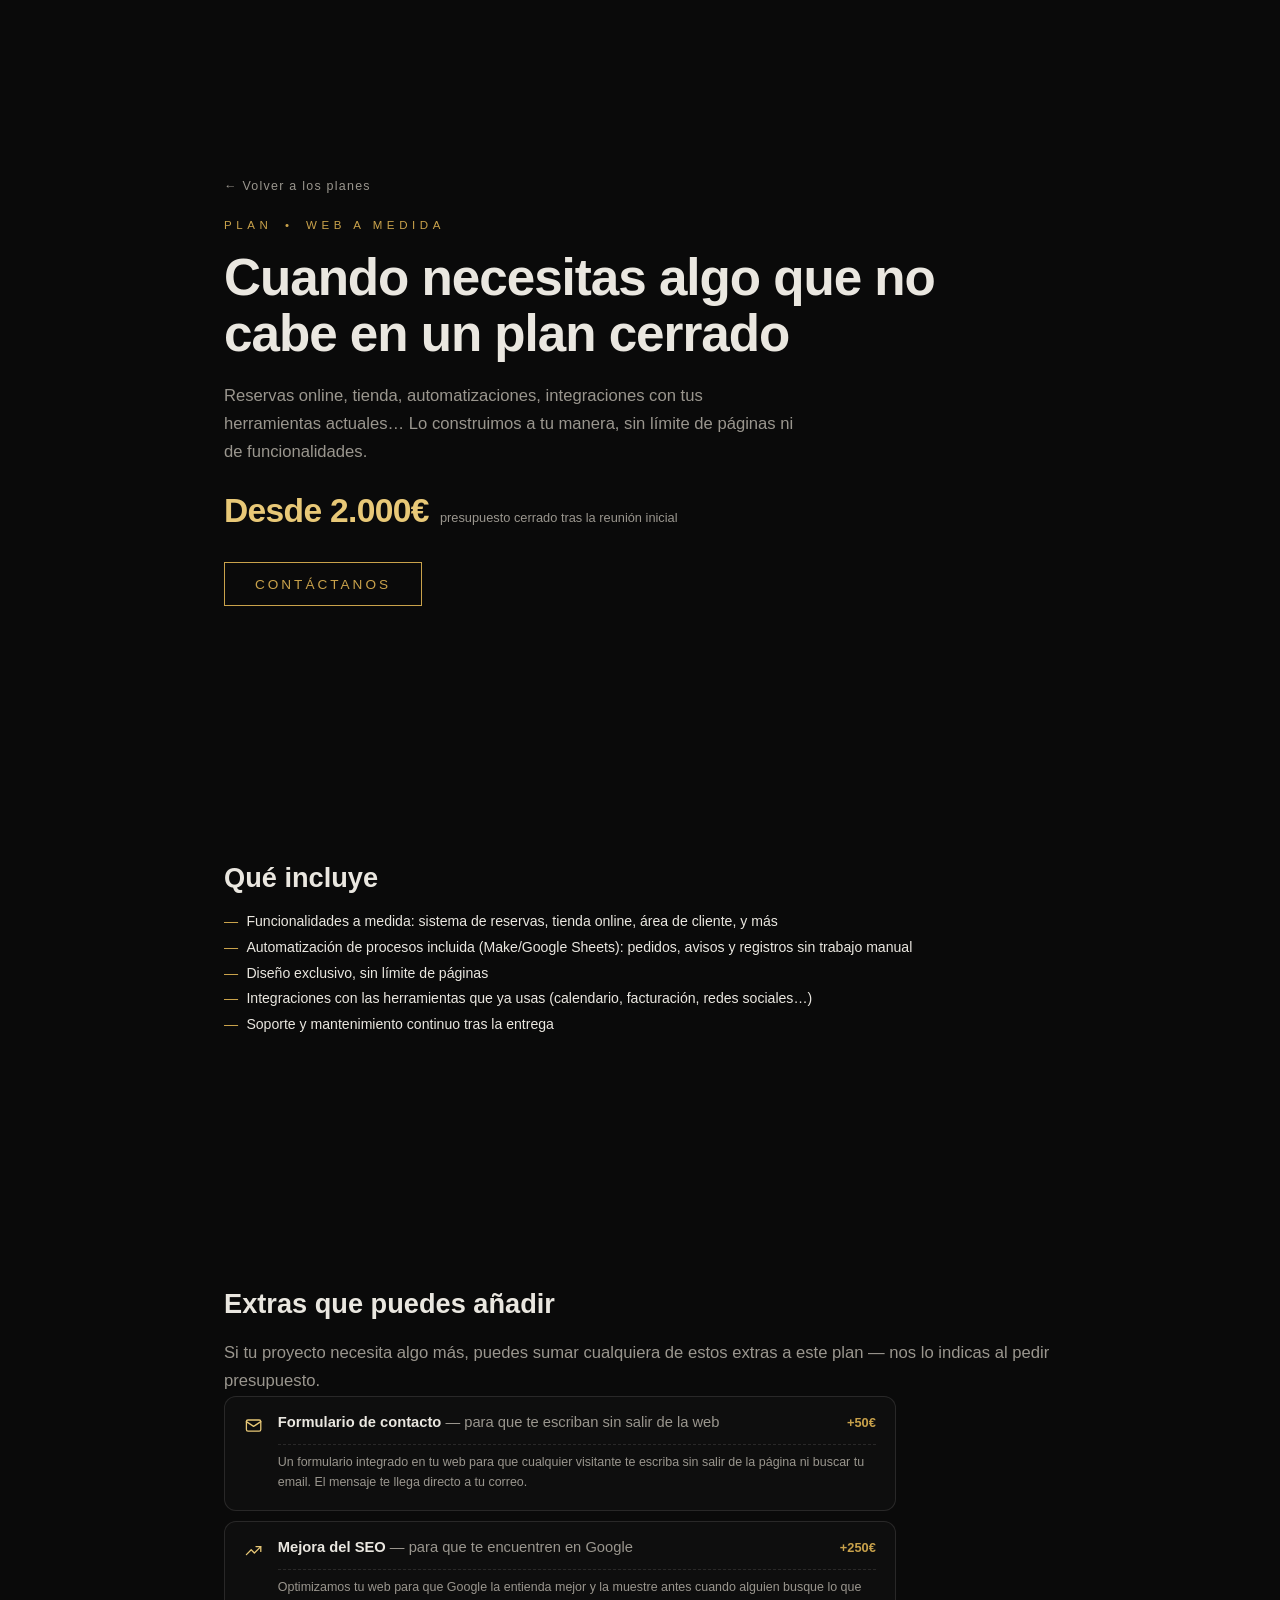
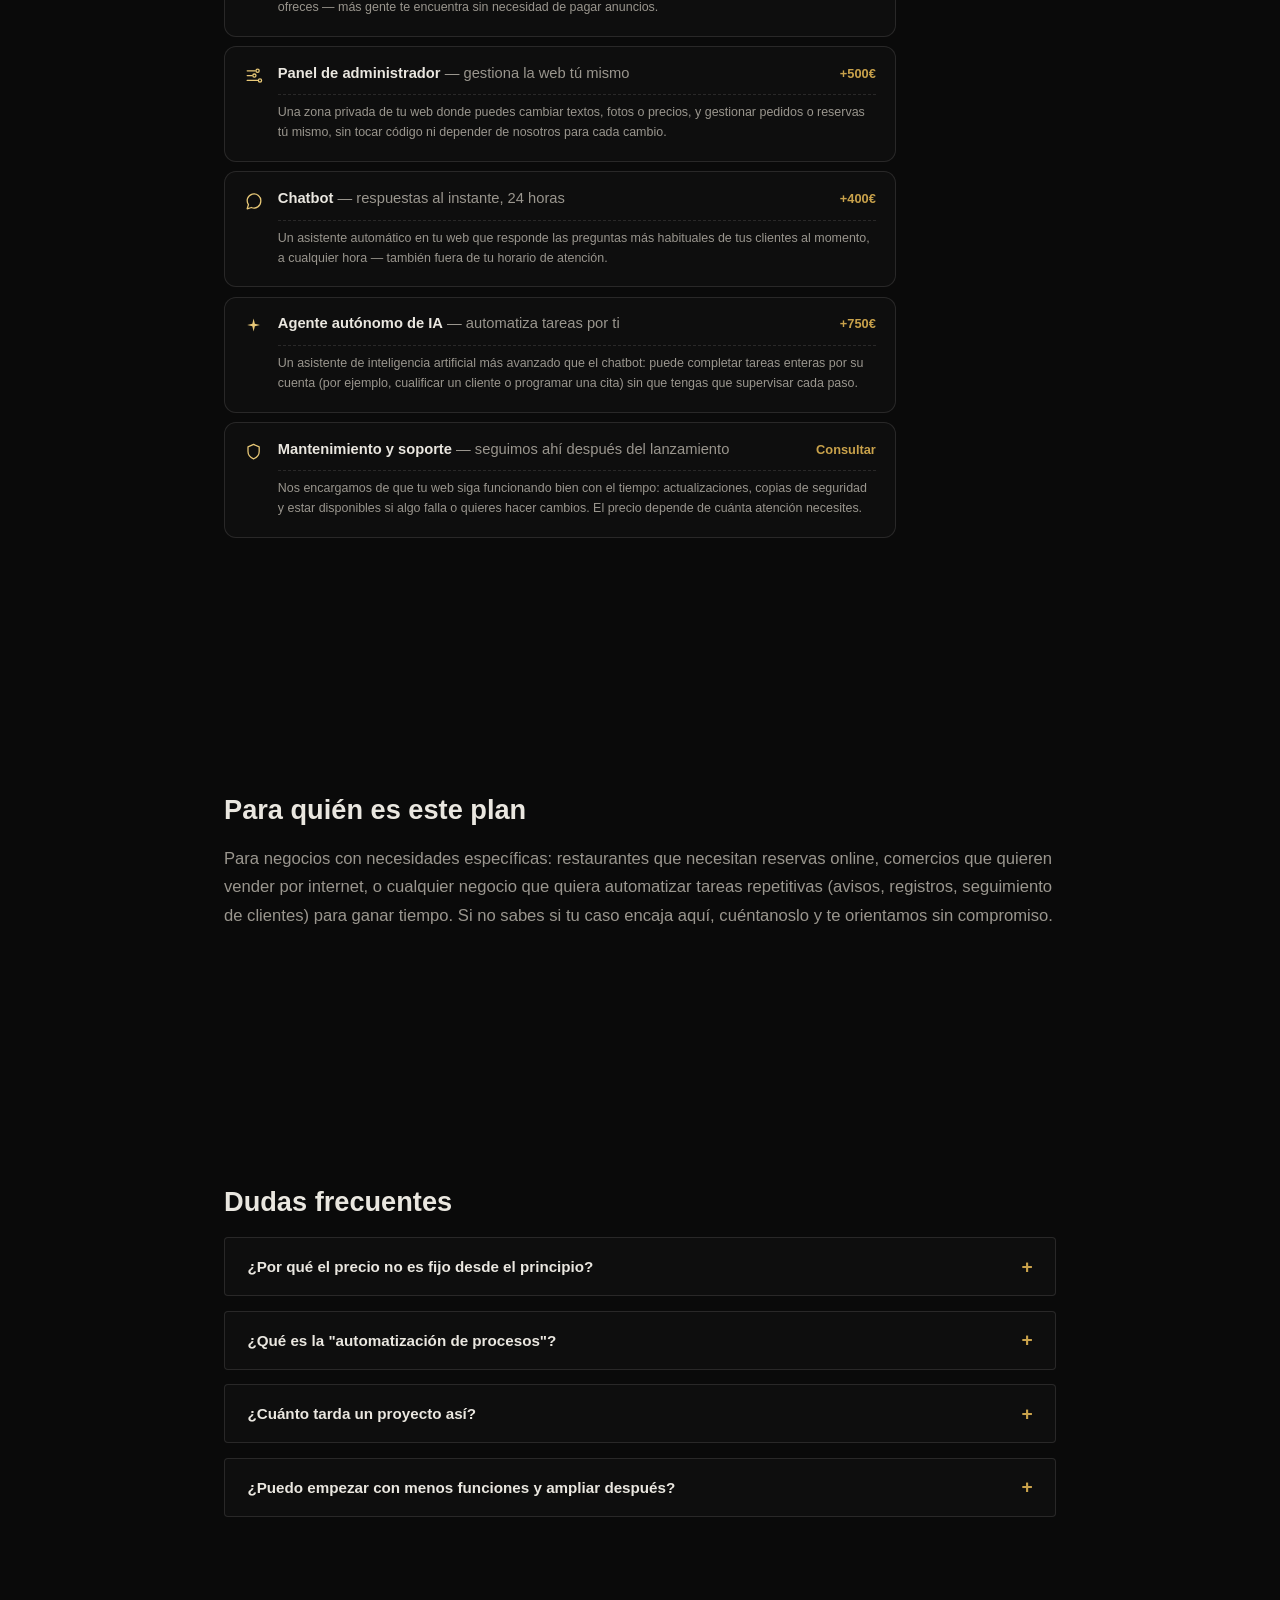
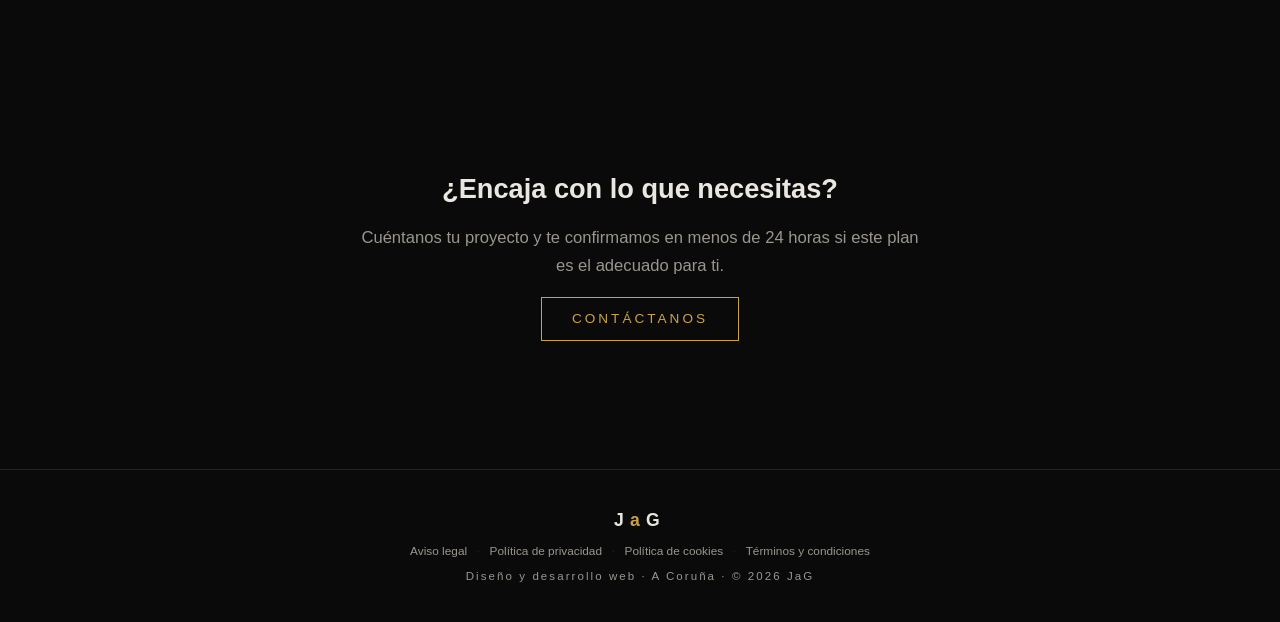
<file: servicios/a-medida.html>
<!DOCTYPE html>
<html lang="es">
<head>
  <meta charset="UTF-8" />
  <meta name="viewport" content="width=device-width, initial-scale=1.0" />
  <title>Plan Web a Medida — JaG Diseño y Desarrollo Web</title>
  <meta name="description" content="Qué incluye el plan Web a Medida de JaG: reservas, tienda online, automatizaciones y cualquier funcionalidad que no encaje en un plan cerrado." />
  <link rel="canonical" href="https://web-ja-g.vercel.app/servicios/a-medida.html" />
  <link rel="icon" type="image/svg+xml" href="/favicon.svg" />
  <link rel="apple-touch-icon" href="/apple-touch-icon.png" />
  <link rel="stylesheet" href="../styles.min.css" />

  <meta property="og:title" content="Plan Web a Medida — JaG Diseño y Desarrollo Web" />
  <meta property="og:description" content="Qué incluye el plan Web a Medida de JaG: reservas, tienda online, automatizaciones y cualquier funcionalidad que no encaje en un plan cerrado." />
  <meta property="og:type" content="website" />
  <meta property="og:url" content="https://web-ja-g.vercel.app/servicios/a-medida.html" />
  <meta property="og:locale" content="es_ES" />
  <meta property="og:site_name" content="JaG" />
  <meta property="og:image" content="https://web-ja-g.vercel.app/og-image.png" />
  <meta name="twitter:card" content="summary_large_image" />
  <meta name="twitter:title" content="Plan Web a Medida — JaG Diseño y Desarrollo Web" />
  <meta name="twitter:description" content="Qué incluye el plan Web a Medida de JaG: reservas, tienda online, automatizaciones y cualquier funcionalidad que no encaje en un plan cerrado." />
</head>
<body>

  <div class="bg-brand" aria-hidden="true">
    <div class="bg-brand-glow bg-brand-glow--a"></div>
    <div class="bg-brand-glow bg-brand-glow--b"></div>
  </div>

  <header class="site-header" id="header">
    <a class="brand" href="../index.html" aria-label="JaG — Inicio">
      <span class="brand-letter">J</span><span class="brand-letter brand-letter--gold">a</span><span class="brand-letter">G</span>
    </a>

    <nav class="main-nav" aria-label="Navegación principal">
      <ul>
        <li><a href="../index.html#hero">INICIO</a></li>
        <li><a href="../precios.html">PRECIOS</a></li>
        <li><a href="../index.html#metodo">MÉTODO</a></li>
        <li><a href="../index.html#nosotros">NOSOTROS</a></li>
        <li><a href="../index.html#presupuesto" class="cta-button">CONTÁCTANOS</a></li>
      </ul>
    </nav>

    <button class="nav-toggle" id="navToggle" aria-label="Abrir menú" aria-expanded="false">
      <span></span><span></span><span></span>
    </button>
  </header>

  <main>
    <section class="section section--fade-top">
      <div class="section-inner section-inner--narrow">
        <a href="../precios.html" class="back-link">← Volver a los planes</a>

        <p class="section-tag">PLAN <span class="tag-dot">•</span> WEB A MEDIDA</p>
        <h1 class="section-title">Cuando necesitas algo que no cabe en un plan cerrado</h1>
        <p class="section-lead">
          Reservas online, tienda, automatizaciones, integraciones con tus
          herramientas actuales… Lo construimos a tu manera, sin límite de
          páginas ni de funcionalidades.
        </p>

        <p class="plan-recap">
          <span class="price-amount">Desde 2.000€</span>
          <span class="price-note">presupuesto cerrado tras la reunión inicial</span>
        </p>

        <div class="plan-cta-row">
          <a href="../index.html#presupuesto" class="cta-button cta-button--large">CONTÁCTANOS</a>
        </div>
      </div>
    </section>

    <section class="section">
      <div class="section-inner section-inner--narrow">
        <h2 class="plan-section-title">Qué incluye</h2>
        <ul class="card-list">
          <li>Funcionalidades a medida: sistema de reservas, tienda online, área de cliente, y más</li>
          <li>Automatización de procesos incluida (Make/Google Sheets): pedidos, avisos y registros sin trabajo manual</li>
          <li>Diseño exclusivo, sin límite de páginas</li>
          <li>Integraciones con las herramientas que ya usas (calendario, facturación, redes sociales…)</li>
          <li>Soporte y mantenimiento continuo tras la entrega</li>
        </ul>
      </div>
    </section>

    <section class="section">
      <div class="section-inner section-inner--narrow">
        <h2 class="plan-section-title">Extras que puedes añadir</h2>
        <p class="section-lead section-lead--wide">
          Si tu proyecto necesita algo más, puedes sumar cualquiera de estos
          extras a este plan — nos lo indicas al pedir presupuesto.
        </p>
        <ul class="extras-list extras-list--static">
          <li class="extra-item">
            <div class="extra-tile extra-tile--static">
              <span class="extra-tile-icon" aria-hidden="true"><svg viewBox="0 0 24 24" fill="none" stroke="currentColor" stroke-width="1.6" stroke-linecap="round" stroke-linejoin="round"><rect x="3" y="5" width="18" height="14" rx="2"/><path d="M3 7l9 6 9-6"/></svg></span>
              <span class="extra-tile-body">
                <span class="extra-tile-head">
                  <span class="extra-name">Formulario de contacto<span class="extra-benefit"> — para que te escriban sin salir de la web</span></span>
                  <span class="extra-price">+50€</span>
                </span>
                <span class="extra-explain">Un formulario integrado en tu web para que cualquier visitante te escriba sin salir de la página ni buscar tu email. El mensaje te llega directo a tu correo.</span>
              </span>
            </div>
          </li>
          <li class="extra-item">
            <div class="extra-tile extra-tile--static">
              <span class="extra-tile-icon" aria-hidden="true"><svg viewBox="0 0 24 24" fill="none" stroke="currentColor" stroke-width="1.6" stroke-linecap="round" stroke-linejoin="round"><path d="M3 17l6-6 4 4 8-8"/><path d="M15 7h6v6"/></svg></span>
              <span class="extra-tile-body">
                <span class="extra-tile-head">
                  <span class="extra-name">Mejora del SEO<span class="extra-benefit"> — para que te encuentren en Google</span></span>
                  <span class="extra-price">+250€</span>
                </span>
                <span class="extra-explain">Optimizamos tu web para que Google la entienda mejor y la muestre antes cuando alguien busque lo que ofreces — más gente te encuentra sin necesidad de pagar anuncios.</span>
              </span>
            </div>
          </li>
          <li class="extra-item">
            <div class="extra-tile extra-tile--static">
              <span class="extra-tile-icon" aria-hidden="true"><svg viewBox="0 0 24 24" fill="none" stroke="currentColor" stroke-width="1.6" stroke-linecap="round" stroke-linejoin="round"><path d="M4 6h10M4 12h6M4 18h13"/><circle cx="17" cy="6" r="2"/><circle cx="13" cy="12" r="2"/><circle cx="20" cy="18" r="2"/></svg></span>
              <span class="extra-tile-body">
                <span class="extra-tile-head">
                  <span class="extra-name">Panel de administrador<span class="extra-benefit"> — gestiona la web tú mismo</span></span>
                  <span class="extra-price">+500€</span>
                </span>
                <span class="extra-explain">Una zona privada de tu web donde puedes cambiar textos, fotos o precios, y gestionar pedidos o reservas tú mismo, sin tocar código ni depender de nosotros para cada cambio.</span>
              </span>
            </div>
          </li>
          <li class="extra-item">
            <div class="extra-tile extra-tile--static">
              <span class="extra-tile-icon" aria-hidden="true"><svg viewBox="0 0 24 24" fill="none" stroke="currentColor" stroke-width="1.6" stroke-linecap="round" stroke-linejoin="round"><path d="M21 11.5a8.5 8.5 0 0 1-11.7 7.9L4 21l1.6-5.3A8.5 8.5 0 1 1 21 11.5z"/></svg></span>
              <span class="extra-tile-body">
                <span class="extra-tile-head">
                  <span class="extra-name">Chatbot<span class="extra-benefit"> — respuestas al instante, 24 horas</span></span>
                  <span class="extra-price">+400€</span>
                </span>
                <span class="extra-explain">Un asistente automático en tu web que responde las preguntas más habituales de tus clientes al momento, a cualquier hora — también fuera de tu horario de atención.</span>
              </span>
            </div>
          </li>
          <li class="extra-item">
            <div class="extra-tile extra-tile--static">
              <span class="extra-tile-icon" aria-hidden="true"><svg viewBox="0 0 24 24" fill="currentColor"><path d="M12 2l1.6 6.4L20 10l-6.4 1.6L12 18l-1.6-6.4L4 10l6.4-1.6L12 2z"/></svg></span>
              <span class="extra-tile-body">
                <span class="extra-tile-head">
                  <span class="extra-name">Agente autónomo de IA<span class="extra-benefit"> — automatiza tareas por ti</span></span>
                  <span class="extra-price">+750€</span>
                </span>
                <span class="extra-explain">Un asistente de inteligencia artificial más avanzado que el chatbot: puede completar tareas enteras por su cuenta (por ejemplo, cualificar un cliente o programar una cita) sin que tengas que supervisar cada paso.</span>
              </span>
            </div>
          </li>
          <li class="extra-item">
            <div class="extra-tile extra-tile--static">
              <span class="extra-tile-icon" aria-hidden="true"><svg viewBox="0 0 24 24" fill="none" stroke="currentColor" stroke-width="1.6" stroke-linecap="round" stroke-linejoin="round"><path d="M12 3l7 3v6c0 4.5-3 7.5-7 9-4-1.5-7-4.5-7-9V6l7-3z"/></svg></span>
              <span class="extra-tile-body">
                <span class="extra-tile-head">
                  <span class="extra-name">Mantenimiento y soporte<span class="extra-benefit"> — seguimos ahí después del lanzamiento</span></span>
                  <span class="extra-price">Consultar</span>
                </span>
                <span class="extra-explain">Nos encargamos de que tu web siga funcionando bien con el tiempo: actualizaciones, copias de seguridad y estar disponibles si algo falla o quieres hacer cambios. El precio depende de cuánta atención necesites.</span>
              </span>
            </div>
          </li>
        </ul>
      </div>
    </section>

    <section class="section">
      <div class="section-inner section-inner--narrow">
        <h2 class="plan-section-title">Para quién es este plan</h2>
        <p class="section-lead section-lead--wide">
          Para negocios con necesidades específicas: restaurantes que
          necesitan reservas online, comercios que quieren vender por
          internet, o cualquier negocio que quiera automatizar tareas
          repetitivas (avisos, registros, seguimiento de clientes) para
          ganar tiempo. Si no sabes si tu caso encaja aquí, cuéntanoslo y te
          orientamos sin compromiso.
        </p>
      </div>
    </section>

    <section class="section">
      <div class="section-inner section-inner--narrow">
        <h2 class="plan-section-title">Dudas frecuentes</h2>
        <div class="faq-list">
          <details class="faq-item">
            <summary>¿Por qué el precio no es fijo desde el principio?</summary>
            <p>
              Porque cada proyecto a medida es distinto: no cuesta lo mismo
              un sistema de reservas simple que una tienda online completa.
              Nos reunimos contigo, entendemos exactamente qué necesitas y te
              damos un presupuesto cerrado antes de empezar a trabajar, para
              que sepas el coste final sin sorpresas.
            </p>
          </details>
          <details class="faq-item">
            <summary>¿Qué es la "automatización de procesos"?</summary>
            <p>
              Conectar tu web con herramientas como Make o Google Sheets para
              que, por ejemplo, cada reserva o pedido se registre solo, se
              avise al momento por email o WhatsApp, y no tengas que copiar
              datos a mano.
            </p>
          </details>
          <details class="faq-item">
            <summary>¿Cuánto tarda un proyecto así?</summary>
            <p>
              Depende del alcance: te damos un calendario realista en el
              presupuesto cerrado, después de la reunión inicial donde
              definimos exactamente qué se va a construir.
            </p>
          </details>
          <details class="faq-item">
            <summary>¿Puedo empezar con menos funciones y ampliar después?</summary>
            <p>
              Sí, es habitual: lanzamos primero lo esencial y vamos añadiendo
              funcionalidades según las vayas necesitando.
            </p>
          </details>
        </div>
      </div>
    </section>

    <section class="section">
      <div class="section-inner section-inner--narrow plan-closing">
        <h2 class="plan-section-title">¿Encaja con lo que necesitas?</h2>
        <p class="section-lead">
          Cuéntanos tu proyecto y te confirmamos en menos de 24 horas si este
          plan es el adecuado para ti.
        </p>
        <div class="plan-cta-row">
          <a href="../index.html#presupuesto" class="cta-button cta-button--large">CONTÁCTANOS</a>
        </div>
      </div>
    </section>
  </main>

  <footer class="site-footer">
    <span class="brand brand--small">
      <span class="brand-letter">J</span><span class="brand-letter brand-letter--gold">a</span><span class="brand-letter">G</span>
    </span>

    <nav class="footer-legal" aria-label="Información legal">
      <a href="../index.html#aviso-legal">Aviso legal</a>
      <span aria-hidden="true">·</span>
      <a href="../index.html#privacidad">Política de privacidad</a>
      <span aria-hidden="true">·</span>
      <a href="../index.html#cookies">Política de cookies</a>
      <span aria-hidden="true">·</span>
      <a href="../index.html#terminos">Términos y condiciones</a>
    </nav>

    <p class="footer-text">Diseño y desarrollo web · A Coruña · © 2026 JaG</p>
  </footer>

  <script>
    const navToggle = document.getElementById('navToggle');
    const mainNav = document.querySelector('.main-nav');
    navToggle.addEventListener('click', () => {
      const open = mainNav.classList.toggle('is-open');
      navToggle.setAttribute('aria-expanded', String(open));
    });
    mainNav.querySelectorAll('a').forEach((a) =>
      a.addEventListener('click', () => {
        mainNav.classList.remove('is-open');
        navToggle.setAttribute('aria-expanded', 'false');
      })
    );
  </script>
</body>
</html>
</file>
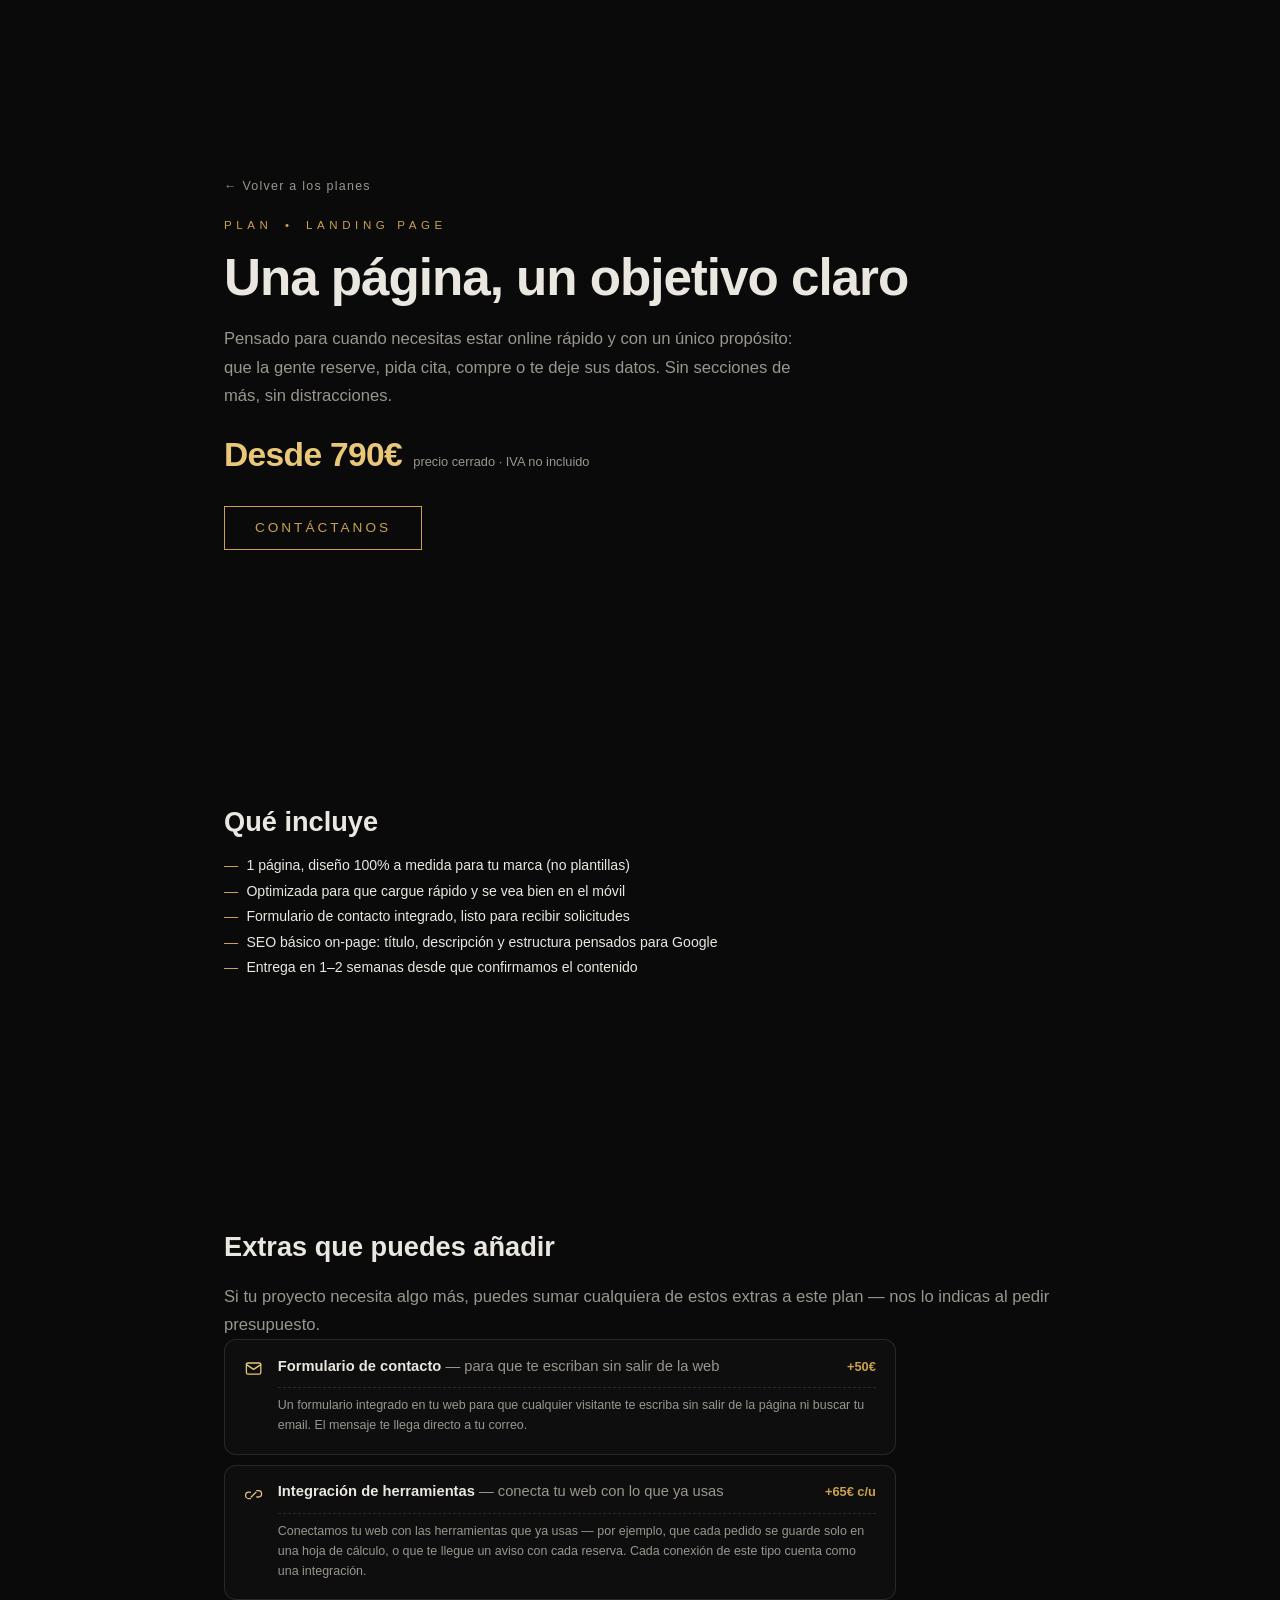
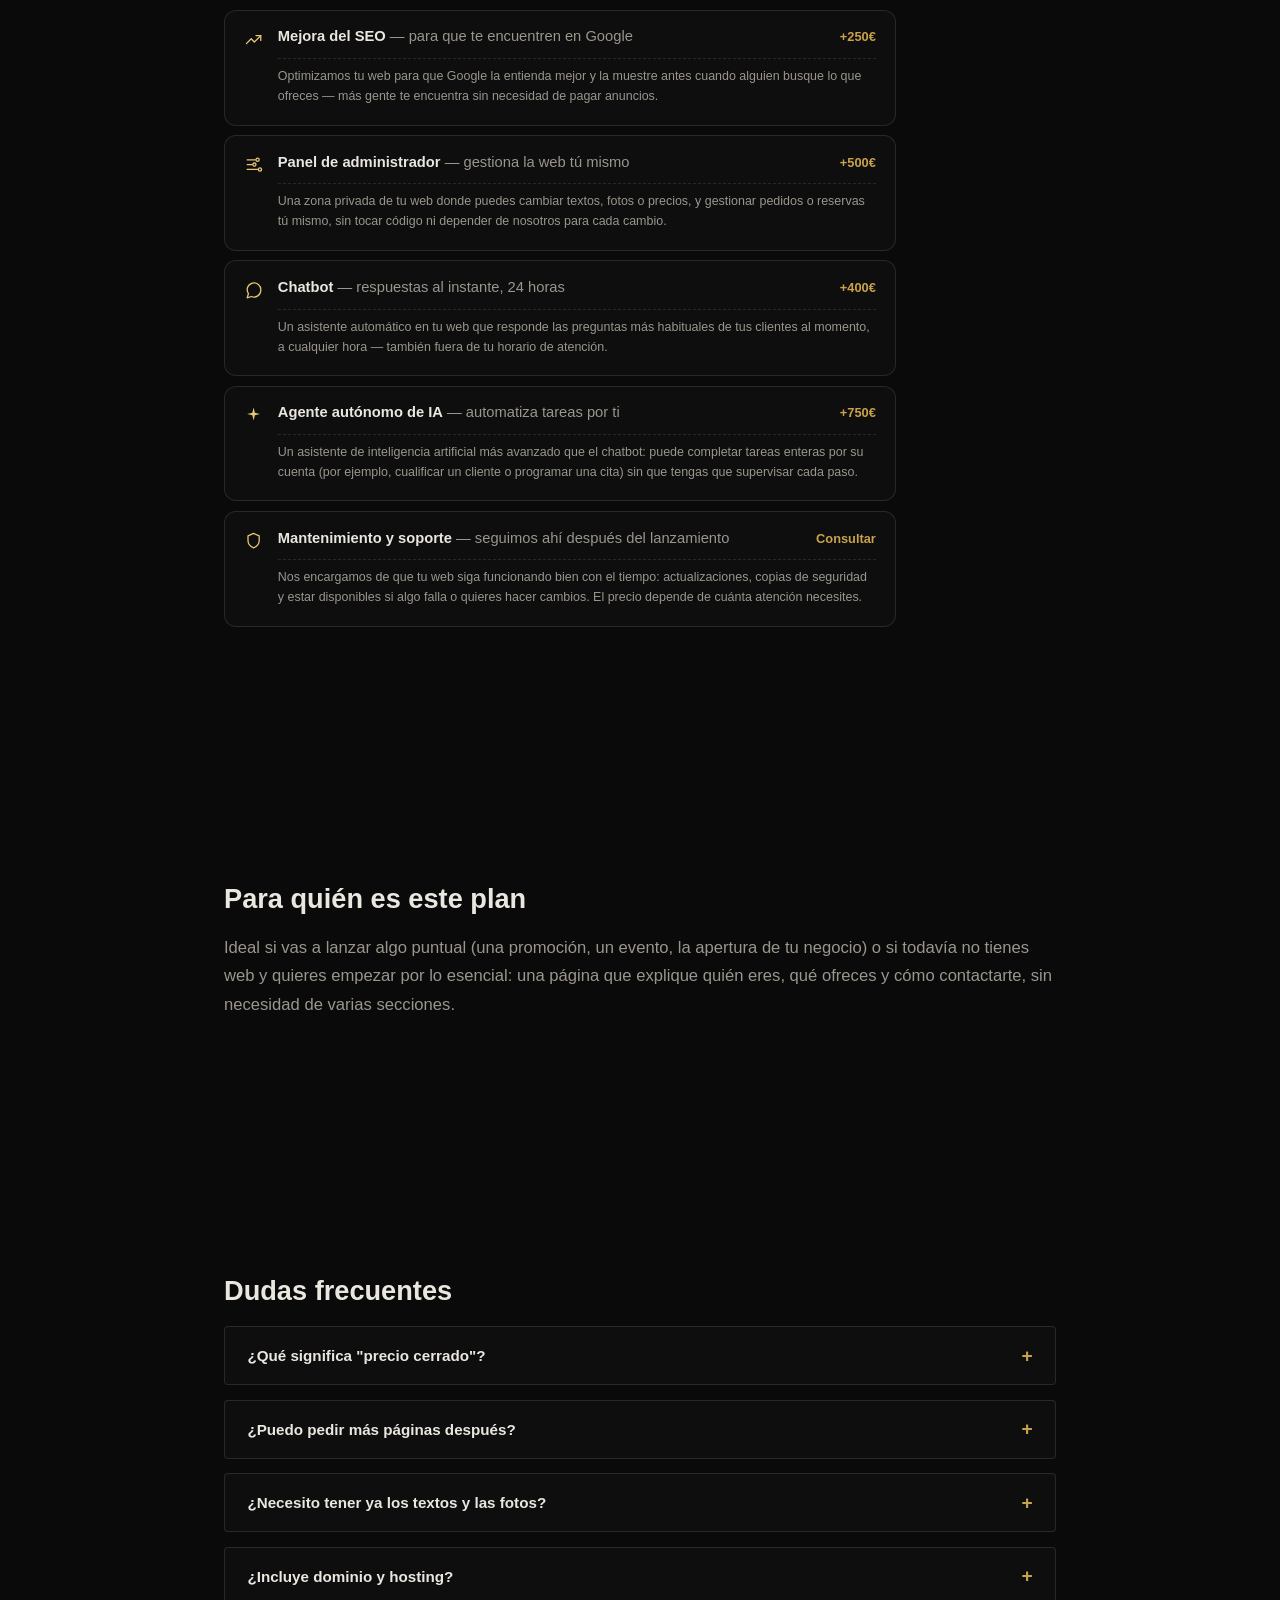
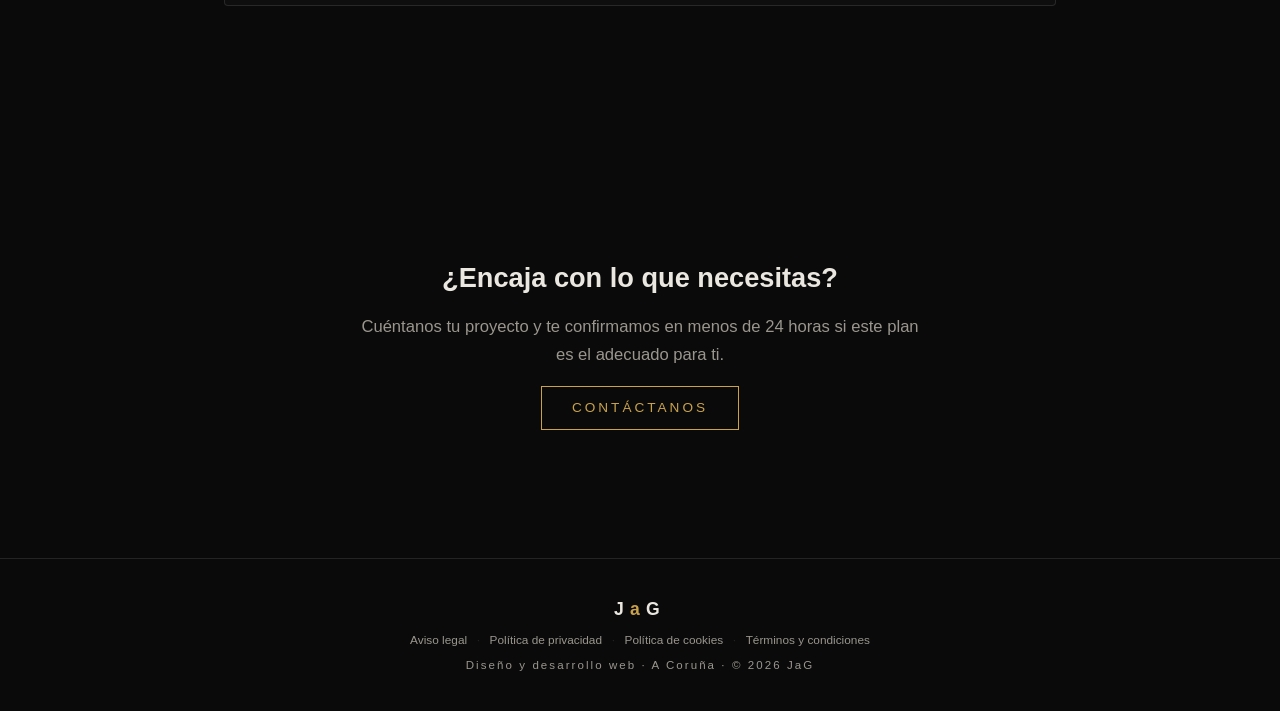
<file: servicios/landing-page.html>
<!DOCTYPE html>
<html lang="es">
<head>
  <meta charset="UTF-8" />
  <meta name="viewport" content="width=device-width, initial-scale=1.0" />
  <title>Plan Landing Page — JaG Diseño y Desarrollo Web</title>
  <meta name="description" content="Qué incluye el plan Landing Page de JaG: una sola página pensada para vender, reservar o captar contactos. Precio cerrado, sin letra pequeña." />
  <link rel="canonical" href="https://web-ja-g.vercel.app/servicios/landing-page.html" />
  <link rel="icon" type="image/svg+xml" href="/favicon.svg" />
  <link rel="apple-touch-icon" href="/apple-touch-icon.png" />
  <link rel="stylesheet" href="../styles.min.css" />

  <meta property="og:title" content="Plan Landing Page — JaG Diseño y Desarrollo Web" />
  <meta property="og:description" content="Qué incluye el plan Landing Page de JaG: una sola página pensada para vender, reservar o captar contactos. Precio cerrado, sin letra pequeña." />
  <meta property="og:type" content="website" />
  <meta property="og:url" content="https://web-ja-g.vercel.app/servicios/landing-page.html" />
  <meta property="og:locale" content="es_ES" />
  <meta property="og:site_name" content="JaG" />
  <meta property="og:image" content="https://web-ja-g.vercel.app/og-image.png" />
  <meta name="twitter:card" content="summary_large_image" />
  <meta name="twitter:title" content="Plan Landing Page — JaG Diseño y Desarrollo Web" />
  <meta name="twitter:description" content="Qué incluye el plan Landing Page de JaG: una sola página pensada para vender, reservar o captar contactos. Precio cerrado, sin letra pequeña." />
</head>
<body>

  <div class="bg-brand" aria-hidden="true">
    <div class="bg-brand-glow bg-brand-glow--a"></div>
    <div class="bg-brand-glow bg-brand-glow--b"></div>
  </div>

  <header class="site-header" id="header">
    <a class="brand" href="../index.html" aria-label="JaG — Inicio">
      <span class="brand-letter">J</span><span class="brand-letter brand-letter--gold">a</span><span class="brand-letter">G</span>
    </a>

    <nav class="main-nav" aria-label="Navegación principal">
      <ul>
        <li><a href="../index.html#hero">INICIO</a></li>
        <li><a href="../precios.html">PRECIOS</a></li>
        <li><a href="../index.html#metodo">MÉTODO</a></li>
        <li><a href="../index.html#nosotros">NOSOTROS</a></li>
        <li><a href="../index.html#presupuesto" class="cta-button">CONTÁCTANOS</a></li>
      </ul>
    </nav>

    <button class="nav-toggle" id="navToggle" aria-label="Abrir menú" aria-expanded="false">
      <span></span><span></span><span></span>
    </button>
  </header>

  <main>
    <section class="section section--fade-top">
      <div class="section-inner section-inner--narrow">
        <a href="../precios.html" class="back-link">← Volver a los planes</a>

        <p class="section-tag">PLAN <span class="tag-dot">•</span> LANDING PAGE</p>
        <h1 class="section-title">Una página, un objetivo claro</h1>
        <p class="section-lead">
          Pensado para cuando necesitas estar online rápido y con un único
          propósito: que la gente reserve, pida cita, compre o te deje sus
          datos. Sin secciones de más, sin distracciones.
        </p>

        <p class="plan-recap">
          <span class="price-amount">Desde 790€</span>
          <span class="price-note">precio cerrado · IVA no incluido</span>
        </p>

        <div class="plan-cta-row">
          <a href="../index.html#presupuesto" class="cta-button cta-button--large">CONTÁCTANOS</a>
        </div>
      </div>
    </section>

    <section class="section">
      <div class="section-inner section-inner--narrow">
        <h2 class="plan-section-title">Qué incluye</h2>
        <ul class="card-list">
          <li>1 página, diseño 100% a medida para tu marca (no plantillas)</li>
          <li>Optimizada para que cargue rápido y se vea bien en el móvil</li>
          <li>Formulario de contacto integrado, listo para recibir solicitudes</li>
          <li>SEO básico on-page: título, descripción y estructura pensados para Google</li>
          <li>Entrega en 1–2 semanas desde que confirmamos el contenido</li>
        </ul>
      </div>
    </section>

    <section class="section">
      <div class="section-inner section-inner--narrow">
        <h2 class="plan-section-title">Extras que puedes añadir</h2>
        <p class="section-lead section-lead--wide">
          Si tu proyecto necesita algo más, puedes sumar cualquiera de estos
          extras a este plan — nos lo indicas al pedir presupuesto.
        </p>
        <ul class="extras-list extras-list--static">
          <li class="extra-item">
            <div class="extra-tile extra-tile--static">
              <span class="extra-tile-icon" aria-hidden="true"><svg viewBox="0 0 24 24" fill="none" stroke="currentColor" stroke-width="1.6" stroke-linecap="round" stroke-linejoin="round"><rect x="3" y="5" width="18" height="14" rx="2"/><path d="M3 7l9 6 9-6"/></svg></span>
              <span class="extra-tile-body">
                <span class="extra-tile-head">
                  <span class="extra-name">Formulario de contacto<span class="extra-benefit"> — para que te escriban sin salir de la web</span></span>
                  <span class="extra-price">+50€</span>
                </span>
                <span class="extra-explain">Un formulario integrado en tu web para que cualquier visitante te escriba sin salir de la página ni buscar tu email. El mensaje te llega directo a tu correo.</span>
              </span>
            </div>
          </li>
          <li class="extra-item">
            <div class="extra-tile extra-tile--static">
              <span class="extra-tile-icon" aria-hidden="true"><svg viewBox="0 0 24 24" fill="none" stroke="currentColor" stroke-width="1.6" stroke-linecap="round" stroke-linejoin="round"><path d="M9 15l6-6"/><path d="M8 17H6a4 4 0 0 1 0-8h2"/><path d="M16 7h2a4 4 0 0 1 0 8h-2"/></svg></span>
              <span class="extra-tile-body">
                <span class="extra-tile-head">
                  <span class="extra-name">Integración de herramientas<span class="extra-benefit"> — conecta tu web con lo que ya usas</span></span>
                  <span class="extra-price">+65€ c/u</span>
                </span>
                <span class="extra-explain">Conectamos tu web con las herramientas que ya usas — por ejemplo, que cada pedido se guarde solo en una hoja de cálculo, o que te llegue un aviso con cada reserva. Cada conexión de este tipo cuenta como una integración.</span>
              </span>
            </div>
          </li>
          <li class="extra-item">
            <div class="extra-tile extra-tile--static">
              <span class="extra-tile-icon" aria-hidden="true"><svg viewBox="0 0 24 24" fill="none" stroke="currentColor" stroke-width="1.6" stroke-linecap="round" stroke-linejoin="round"><path d="M3 17l6-6 4 4 8-8"/><path d="M15 7h6v6"/></svg></span>
              <span class="extra-tile-body">
                <span class="extra-tile-head">
                  <span class="extra-name">Mejora del SEO<span class="extra-benefit"> — para que te encuentren en Google</span></span>
                  <span class="extra-price">+250€</span>
                </span>
                <span class="extra-explain">Optimizamos tu web para que Google la entienda mejor y la muestre antes cuando alguien busque lo que ofreces — más gente te encuentra sin necesidad de pagar anuncios.</span>
              </span>
            </div>
          </li>
          <li class="extra-item">
            <div class="extra-tile extra-tile--static">
              <span class="extra-tile-icon" aria-hidden="true"><svg viewBox="0 0 24 24" fill="none" stroke="currentColor" stroke-width="1.6" stroke-linecap="round" stroke-linejoin="round"><path d="M4 6h10M4 12h6M4 18h13"/><circle cx="17" cy="6" r="2"/><circle cx="13" cy="12" r="2"/><circle cx="20" cy="18" r="2"/></svg></span>
              <span class="extra-tile-body">
                <span class="extra-tile-head">
                  <span class="extra-name">Panel de administrador<span class="extra-benefit"> — gestiona la web tú mismo</span></span>
                  <span class="extra-price">+500€</span>
                </span>
                <span class="extra-explain">Una zona privada de tu web donde puedes cambiar textos, fotos o precios, y gestionar pedidos o reservas tú mismo, sin tocar código ni depender de nosotros para cada cambio.</span>
              </span>
            </div>
          </li>
          <li class="extra-item">
            <div class="extra-tile extra-tile--static">
              <span class="extra-tile-icon" aria-hidden="true"><svg viewBox="0 0 24 24" fill="none" stroke="currentColor" stroke-width="1.6" stroke-linecap="round" stroke-linejoin="round"><path d="M21 11.5a8.5 8.5 0 0 1-11.7 7.9L4 21l1.6-5.3A8.5 8.5 0 1 1 21 11.5z"/></svg></span>
              <span class="extra-tile-body">
                <span class="extra-tile-head">
                  <span class="extra-name">Chatbot<span class="extra-benefit"> — respuestas al instante, 24 horas</span></span>
                  <span class="extra-price">+400€</span>
                </span>
                <span class="extra-explain">Un asistente automático en tu web que responde las preguntas más habituales de tus clientes al momento, a cualquier hora — también fuera de tu horario de atención.</span>
              </span>
            </div>
          </li>
          <li class="extra-item">
            <div class="extra-tile extra-tile--static">
              <span class="extra-tile-icon" aria-hidden="true"><svg viewBox="0 0 24 24" fill="currentColor"><path d="M12 2l1.6 6.4L20 10l-6.4 1.6L12 18l-1.6-6.4L4 10l6.4-1.6L12 2z"/></svg></span>
              <span class="extra-tile-body">
                <span class="extra-tile-head">
                  <span class="extra-name">Agente autónomo de IA<span class="extra-benefit"> — automatiza tareas por ti</span></span>
                  <span class="extra-price">+750€</span>
                </span>
                <span class="extra-explain">Un asistente de inteligencia artificial más avanzado que el chatbot: puede completar tareas enteras por su cuenta (por ejemplo, cualificar un cliente o programar una cita) sin que tengas que supervisar cada paso.</span>
              </span>
            </div>
          </li>
          <li class="extra-item">
            <div class="extra-tile extra-tile--static">
              <span class="extra-tile-icon" aria-hidden="true"><svg viewBox="0 0 24 24" fill="none" stroke="currentColor" stroke-width="1.6" stroke-linecap="round" stroke-linejoin="round"><path d="M12 3l7 3v6c0 4.5-3 7.5-7 9-4-1.5-7-4.5-7-9V6l7-3z"/></svg></span>
              <span class="extra-tile-body">
                <span class="extra-tile-head">
                  <span class="extra-name">Mantenimiento y soporte<span class="extra-benefit"> — seguimos ahí después del lanzamiento</span></span>
                  <span class="extra-price">Consultar</span>
                </span>
                <span class="extra-explain">Nos encargamos de que tu web siga funcionando bien con el tiempo: actualizaciones, copias de seguridad y estar disponibles si algo falla o quieres hacer cambios. El precio depende de cuánta atención necesites.</span>
              </span>
            </div>
          </li>
        </ul>
      </div>
    </section>

    <section class="section">
      <div class="section-inner section-inner--narrow">
        <h2 class="plan-section-title">Para quién es este plan</h2>
        <p class="section-lead section-lead--wide">
          Ideal si vas a lanzar algo puntual (una promoción, un evento, la
          apertura de tu negocio) o si todavía no tienes web y quieres
          empezar por lo esencial: una página que explique quién eres, qué
          ofreces y cómo contactarte, sin necesidad de varias secciones.
        </p>
      </div>
    </section>

    <section class="section">
      <div class="section-inner section-inner--narrow">
        <h2 class="plan-section-title">Dudas frecuentes</h2>
        <div class="faq-list">
          <details class="faq-item">
            <summary>¿Qué significa "precio cerrado"?</summary>
            <p>
              Que el precio que ves es el que pagas: no hay sorpresas ni
              cargos añadidos al final. Si durante la reunión inicial vemos
              que necesitas algo que se sale de este plan (por ejemplo, más
              de una página), te lo decimos antes de empezar y ajustamos el
              presupuesto contigo.
            </p>
          </details>
          <details class="faq-item">
            <summary>¿Puedo pedir más páginas después?</summary>
            <p>
              Sí. Si más adelante tu negocio crece y necesitas más secciones,
              podemos ampliar tu web al plan Web Profesional sin tener que
              empezar de cero.
            </p>
          </details>
          <details class="faq-item">
            <summary>¿Necesito tener ya los textos y las fotos?</summary>
            <p>
              No es imprescindible. Te ayudamos a definir qué contar y cómo,
              aunque cuanto antes nos pases el contenido, antes podemos
              entregar la web.
            </p>
          </details>
          <details class="faq-item">
            <summary>¿Incluye dominio y hosting?</summary>
            <p>
              El dominio y el alojamiento se cotizan aparte según tus
              necesidades; te asesoramos sobre la mejor opción en la reunión
              inicial y sin coste añadido de gestión.
            </p>
          </details>
        </div>
      </div>
    </section>

    <section class="section">
      <div class="section-inner section-inner--narrow plan-closing">
        <h2 class="plan-section-title">¿Encaja con lo que necesitas?</h2>
        <p class="section-lead">
          Cuéntanos tu proyecto y te confirmamos en menos de 24 horas si este
          plan es el adecuado para ti.
        </p>
        <div class="plan-cta-row">
          <a href="../index.html#presupuesto" class="cta-button cta-button--large">CONTÁCTANOS</a>
        </div>
      </div>
    </section>
  </main>

  <footer class="site-footer">
    <span class="brand brand--small">
      <span class="brand-letter">J</span><span class="brand-letter brand-letter--gold">a</span><span class="brand-letter">G</span>
    </span>

    <nav class="footer-legal" aria-label="Información legal">
      <a href="../index.html#aviso-legal">Aviso legal</a>
      <span aria-hidden="true">·</span>
      <a href="../index.html#privacidad">Política de privacidad</a>
      <span aria-hidden="true">·</span>
      <a href="../index.html#cookies">Política de cookies</a>
      <span aria-hidden="true">·</span>
      <a href="../index.html#terminos">Términos y condiciones</a>
    </nav>

    <p class="footer-text">Diseño y desarrollo web · A Coruña · © 2026 JaG</p>
  </footer>

  <script>
    const navToggle = document.getElementById('navToggle');
    const mainNav = document.querySelector('.main-nav');
    navToggle.addEventListener('click', () => {
      const open = mainNav.classList.toggle('is-open');
      navToggle.setAttribute('aria-expanded', String(open));
    });
    mainNav.querySelectorAll('a').forEach((a) =>
      a.addEventListener('click', () => {
        mainNav.classList.remove('is-open');
        navToggle.setAttribute('aria-expanded', 'false');
      })
    );
  </script>
</body>
</html>
</file>
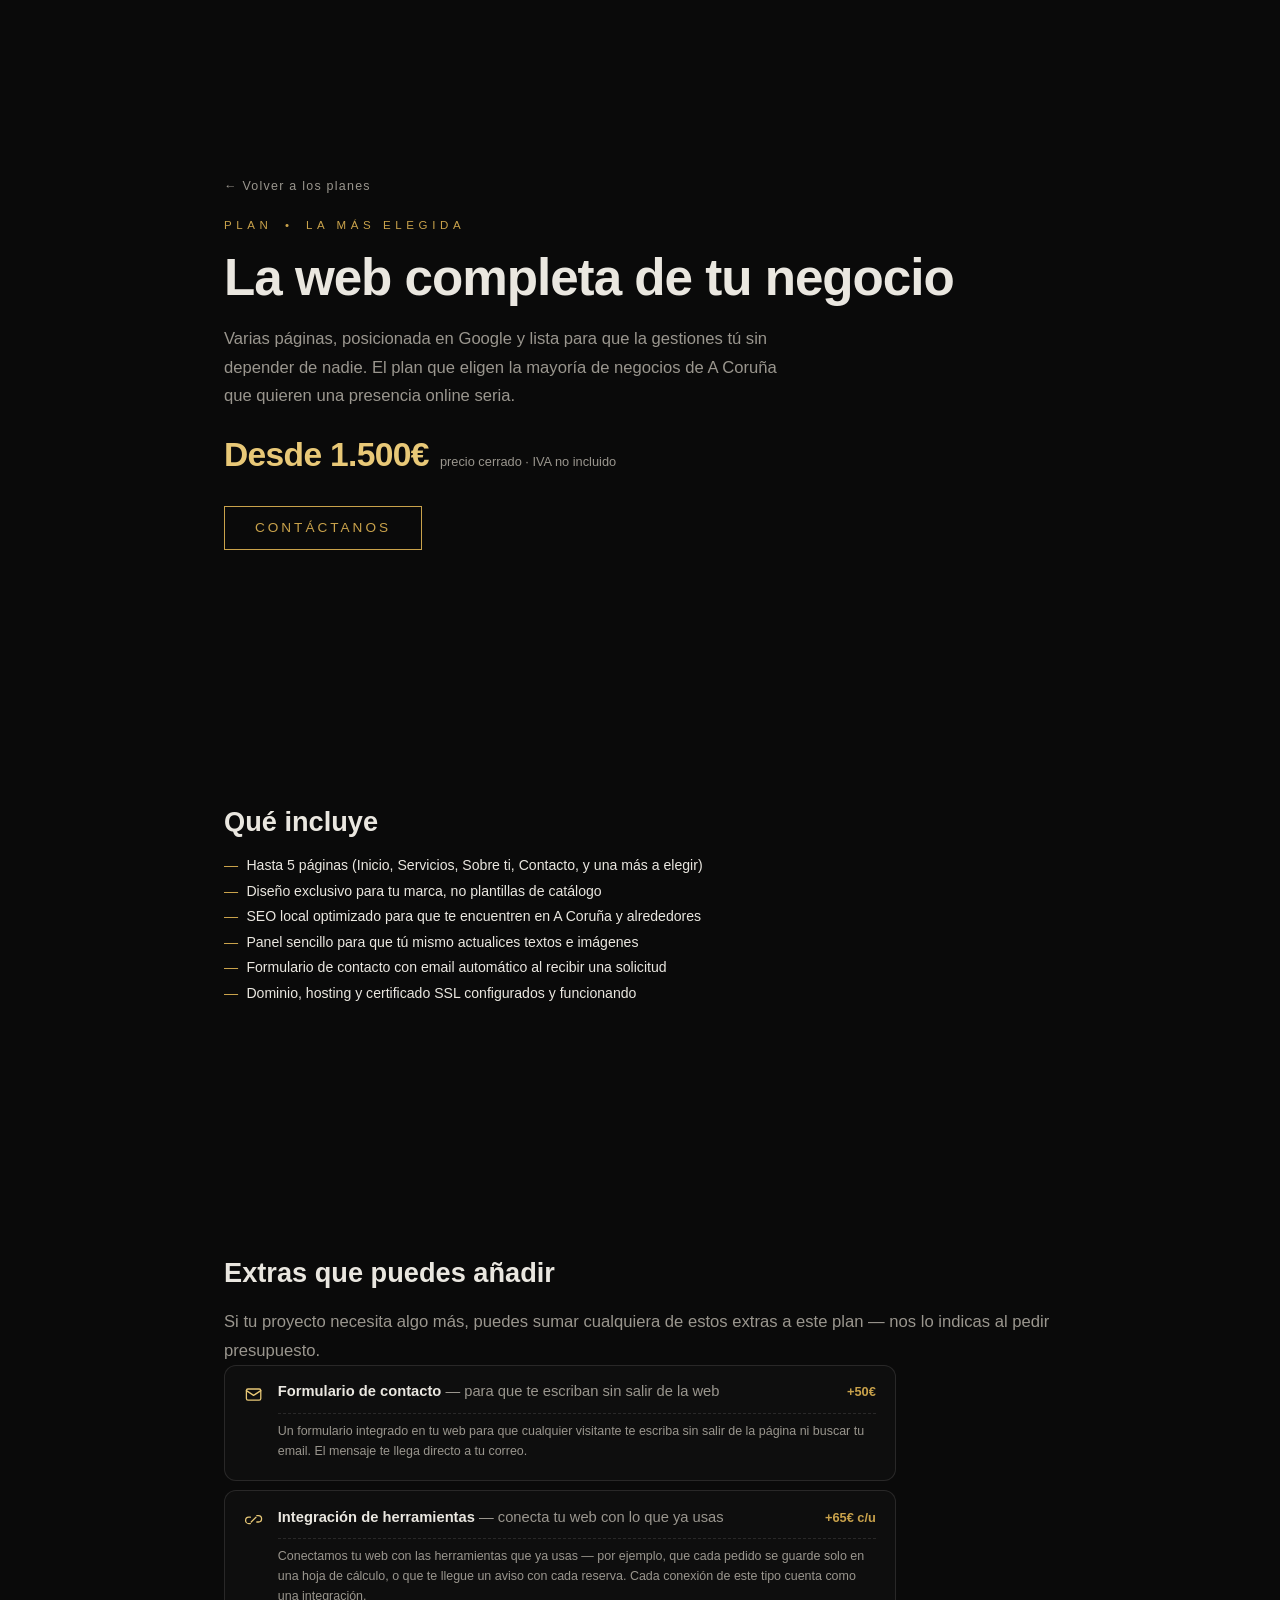
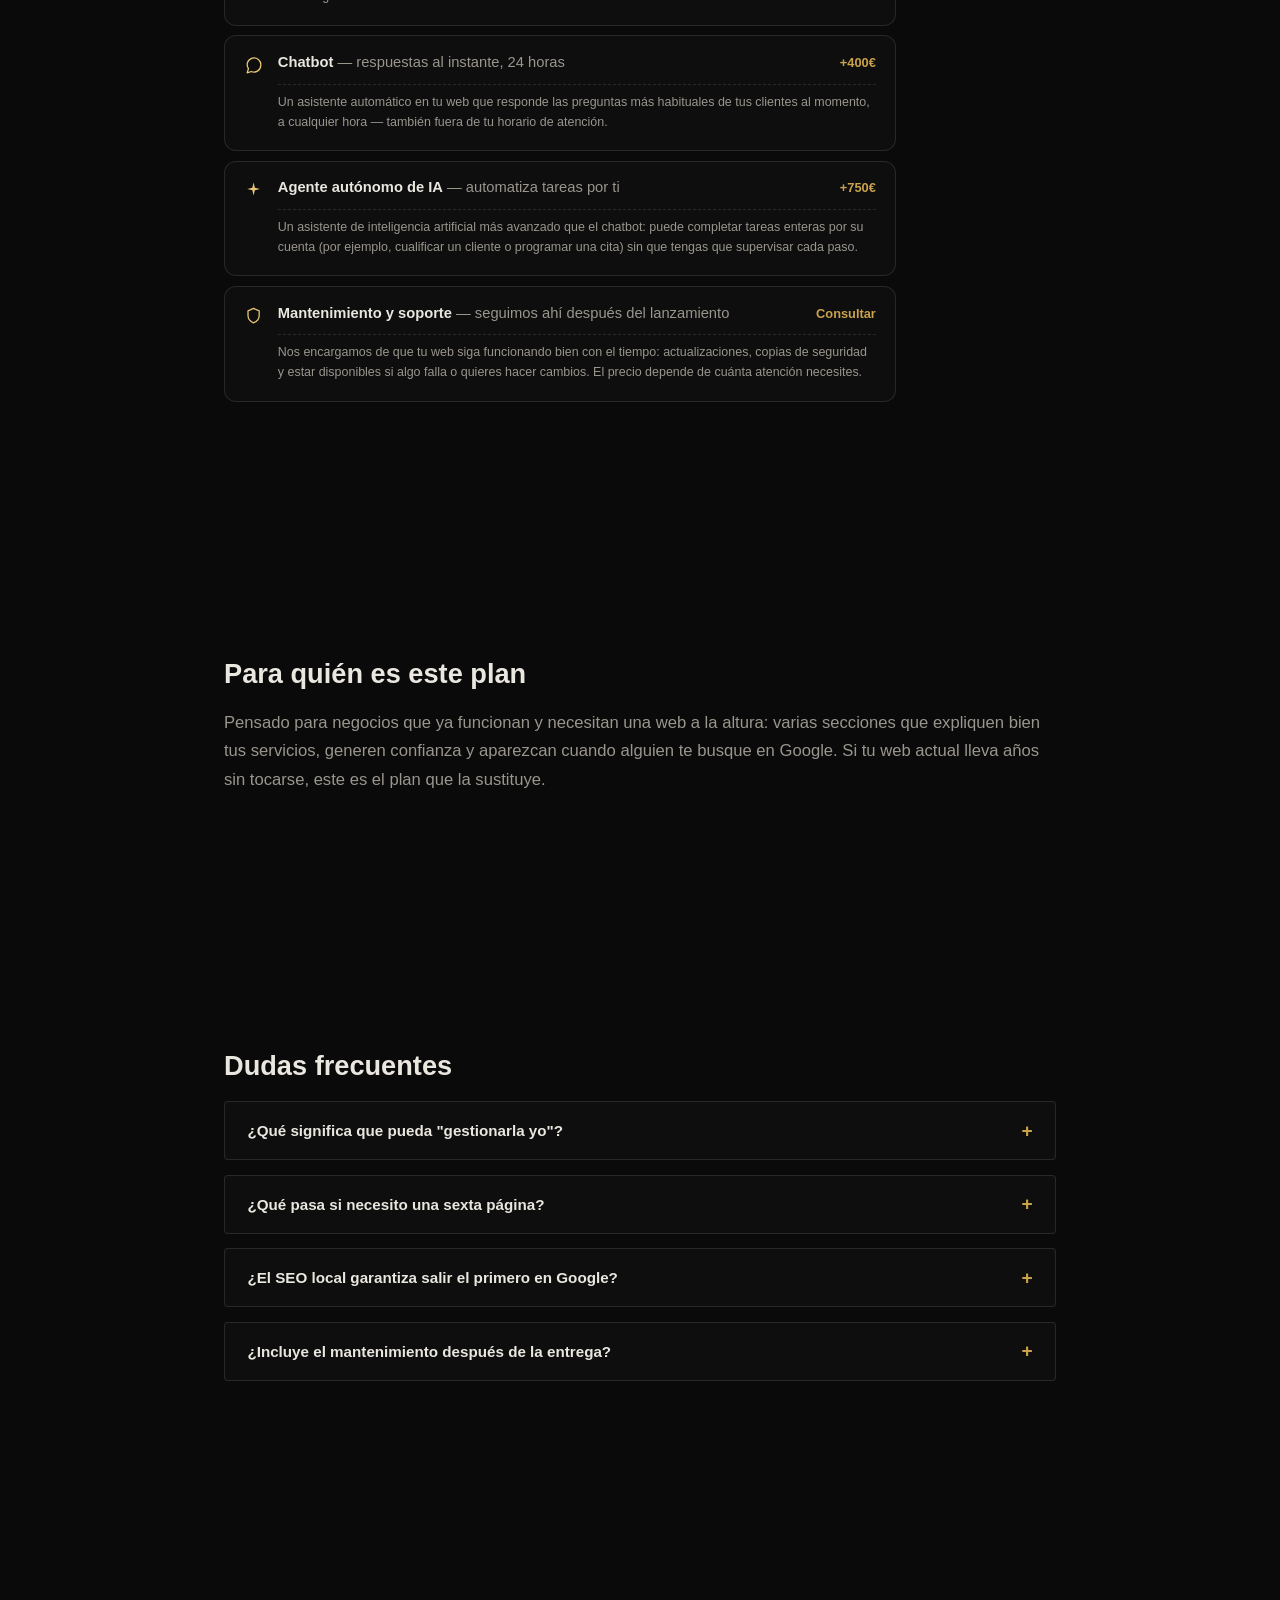
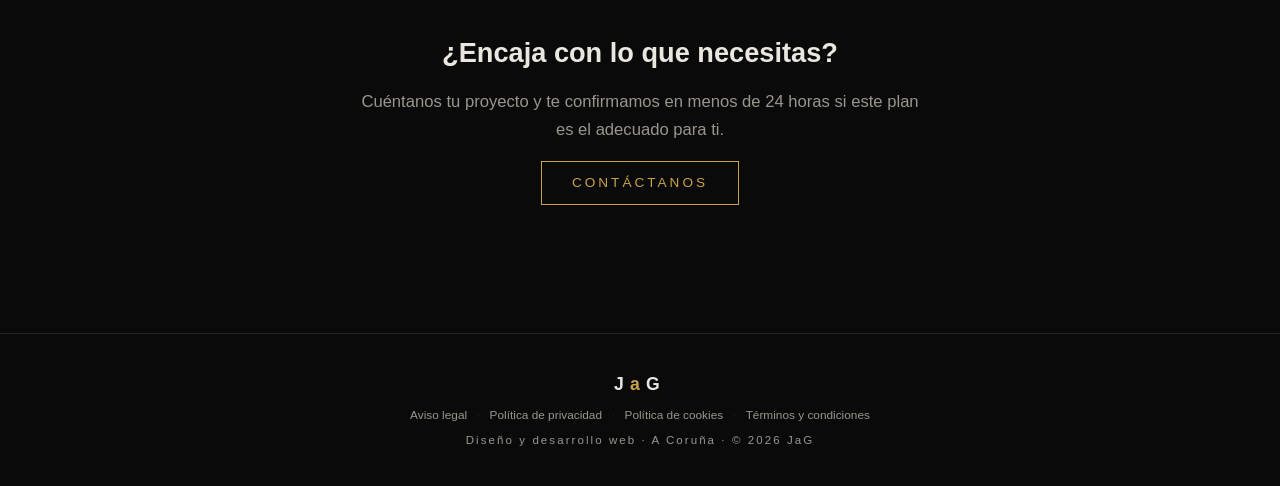
<file: servicios/web-profesional.html>
<!DOCTYPE html>
<html lang="es">
<head>
  <meta charset="UTF-8" />
  <meta name="viewport" content="width=device-width, initial-scale=1.0" />
  <title>Plan Web Profesional — JaG Diseño y Desarrollo Web</title>
  <meta name="description" content="Qué incluye el plan Web Profesional de JaG: la web completa de tu negocio, posicionada en Google y lista para que la gestiones tú. Precio cerrado." />
  <link rel="canonical" href="https://web-ja-g.vercel.app/servicios/web-profesional.html" />
  <link rel="icon" type="image/svg+xml" href="/favicon.svg" />
  <link rel="apple-touch-icon" href="/apple-touch-icon.png" />
  <link rel="stylesheet" href="../styles.min.css" />

  <meta property="og:title" content="Plan Web Profesional — JaG Diseño y Desarrollo Web" />
  <meta property="og:description" content="Qué incluye el plan Web Profesional de JaG: la web completa de tu negocio, posicionada en Google y lista para que la gestiones tú. Precio cerrado." />
  <meta property="og:type" content="website" />
  <meta property="og:url" content="https://web-ja-g.vercel.app/servicios/web-profesional.html" />
  <meta property="og:locale" content="es_ES" />
  <meta property="og:site_name" content="JaG" />
  <meta property="og:image" content="https://web-ja-g.vercel.app/og-image.png" />
  <meta name="twitter:card" content="summary_large_image" />
  <meta name="twitter:title" content="Plan Web Profesional — JaG Diseño y Desarrollo Web" />
  <meta name="twitter:description" content="Qué incluye el plan Web Profesional de JaG: la web completa de tu negocio, posicionada en Google y lista para que la gestiones tú. Precio cerrado." />
</head>
<body>

  <div class="bg-brand" aria-hidden="true">
    <div class="bg-brand-glow bg-brand-glow--a"></div>
    <div class="bg-brand-glow bg-brand-glow--b"></div>
  </div>

  <header class="site-header" id="header">
    <a class="brand" href="../index.html" aria-label="JaG — Inicio">
      <span class="brand-letter">J</span><span class="brand-letter brand-letter--gold">a</span><span class="brand-letter">G</span>
    </a>

    <nav class="main-nav" aria-label="Navegación principal">
      <ul>
        <li><a href="../index.html#hero">INICIO</a></li>
        <li><a href="../precios.html">PRECIOS</a></li>
        <li><a href="../index.html#metodo">MÉTODO</a></li>
        <li><a href="../index.html#nosotros">NOSOTROS</a></li>
        <li><a href="../index.html#presupuesto" class="cta-button">CONTÁCTANOS</a></li>
      </ul>
    </nav>

    <button class="nav-toggle" id="navToggle" aria-label="Abrir menú" aria-expanded="false">
      <span></span><span></span><span></span>
    </button>
  </header>

  <main>
    <section class="section section--fade-top">
      <div class="section-inner section-inner--narrow">
        <a href="../precios.html" class="back-link">← Volver a los planes</a>

        <p class="section-tag">PLAN <span class="tag-dot">•</span> LA MÁS ELEGIDA</p>
        <h1 class="section-title">La web completa de tu negocio</h1>
        <p class="section-lead">
          Varias páginas, posicionada en Google y lista para que la gestiones
          tú sin depender de nadie. El plan que eligen la mayoría de
          negocios de A Coruña que quieren una presencia online seria.
        </p>

        <p class="plan-recap">
          <span class="price-amount">Desde 1.500€</span>
          <span class="price-note">precio cerrado · IVA no incluido</span>
        </p>

        <div class="plan-cta-row">
          <a href="../index.html#presupuesto" class="cta-button cta-button--large">CONTÁCTANOS</a>
        </div>
      </div>
    </section>

    <section class="section">
      <div class="section-inner section-inner--narrow">
        <h2 class="plan-section-title">Qué incluye</h2>
        <ul class="card-list">
          <li>Hasta 5 páginas (Inicio, Servicios, Sobre ti, Contacto, y una más a elegir)</li>
          <li>Diseño exclusivo para tu marca, no plantillas de catálogo</li>
          <li>SEO local optimizado para que te encuentren en A Coruña y alrededores</li>
          <li>Panel sencillo para que tú mismo actualices textos e imágenes</li>
          <li>Formulario de contacto con email automático al recibir una solicitud</li>
          <li>Dominio, hosting y certificado SSL configurados y funcionando</li>
        </ul>
      </div>
    </section>

    <section class="section">
      <div class="section-inner section-inner--narrow">
        <h2 class="plan-section-title">Extras que puedes añadir</h2>
        <p class="section-lead section-lead--wide">
          Si tu proyecto necesita algo más, puedes sumar cualquiera de estos
          extras a este plan — nos lo indicas al pedir presupuesto.
        </p>
        <ul class="extras-list extras-list--static">
          <li class="extra-item">
            <div class="extra-tile extra-tile--static">
              <span class="extra-tile-icon" aria-hidden="true"><svg viewBox="0 0 24 24" fill="none" stroke="currentColor" stroke-width="1.6" stroke-linecap="round" stroke-linejoin="round"><rect x="3" y="5" width="18" height="14" rx="2"/><path d="M3 7l9 6 9-6"/></svg></span>
              <span class="extra-tile-body">
                <span class="extra-tile-head">
                  <span class="extra-name">Formulario de contacto<span class="extra-benefit"> — para que te escriban sin salir de la web</span></span>
                  <span class="extra-price">+50€</span>
                </span>
                <span class="extra-explain">Un formulario integrado en tu web para que cualquier visitante te escriba sin salir de la página ni buscar tu email. El mensaje te llega directo a tu correo.</span>
              </span>
            </div>
          </li>
          <li class="extra-item">
            <div class="extra-tile extra-tile--static">
              <span class="extra-tile-icon" aria-hidden="true"><svg viewBox="0 0 24 24" fill="none" stroke="currentColor" stroke-width="1.6" stroke-linecap="round" stroke-linejoin="round"><path d="M9 15l6-6"/><path d="M8 17H6a4 4 0 0 1 0-8h2"/><path d="M16 7h2a4 4 0 0 1 0 8h-2"/></svg></span>
              <span class="extra-tile-body">
                <span class="extra-tile-head">
                  <span class="extra-name">Integración de herramientas<span class="extra-benefit"> — conecta tu web con lo que ya usas</span></span>
                  <span class="extra-price">+65€ c/u</span>
                </span>
                <span class="extra-explain">Conectamos tu web con las herramientas que ya usas — por ejemplo, que cada pedido se guarde solo en una hoja de cálculo, o que te llegue un aviso con cada reserva. Cada conexión de este tipo cuenta como una integración.</span>
              </span>
            </div>
          </li>
          <li class="extra-item">
            <div class="extra-tile extra-tile--static">
              <span class="extra-tile-icon" aria-hidden="true"><svg viewBox="0 0 24 24" fill="none" stroke="currentColor" stroke-width="1.6" stroke-linecap="round" stroke-linejoin="round"><path d="M21 11.5a8.5 8.5 0 0 1-11.7 7.9L4 21l1.6-5.3A8.5 8.5 0 1 1 21 11.5z"/></svg></span>
              <span class="extra-tile-body">
                <span class="extra-tile-head">
                  <span class="extra-name">Chatbot<span class="extra-benefit"> — respuestas al instante, 24 horas</span></span>
                  <span class="extra-price">+400€</span>
                </span>
                <span class="extra-explain">Un asistente automático en tu web que responde las preguntas más habituales de tus clientes al momento, a cualquier hora — también fuera de tu horario de atención.</span>
              </span>
            </div>
          </li>
          <li class="extra-item">
            <div class="extra-tile extra-tile--static">
              <span class="extra-tile-icon" aria-hidden="true"><svg viewBox="0 0 24 24" fill="currentColor"><path d="M12 2l1.6 6.4L20 10l-6.4 1.6L12 18l-1.6-6.4L4 10l6.4-1.6L12 2z"/></svg></span>
              <span class="extra-tile-body">
                <span class="extra-tile-head">
                  <span class="extra-name">Agente autónomo de IA<span class="extra-benefit"> — automatiza tareas por ti</span></span>
                  <span class="extra-price">+750€</span>
                </span>
                <span class="extra-explain">Un asistente de inteligencia artificial más avanzado que el chatbot: puede completar tareas enteras por su cuenta (por ejemplo, cualificar un cliente o programar una cita) sin que tengas que supervisar cada paso.</span>
              </span>
            </div>
          </li>
          <li class="extra-item">
            <div class="extra-tile extra-tile--static">
              <span class="extra-tile-icon" aria-hidden="true"><svg viewBox="0 0 24 24" fill="none" stroke="currentColor" stroke-width="1.6" stroke-linecap="round" stroke-linejoin="round"><path d="M12 3l7 3v6c0 4.5-3 7.5-7 9-4-1.5-7-4.5-7-9V6l7-3z"/></svg></span>
              <span class="extra-tile-body">
                <span class="extra-tile-head">
                  <span class="extra-name">Mantenimiento y soporte<span class="extra-benefit"> — seguimos ahí después del lanzamiento</span></span>
                  <span class="extra-price">Consultar</span>
                </span>
                <span class="extra-explain">Nos encargamos de que tu web siga funcionando bien con el tiempo: actualizaciones, copias de seguridad y estar disponibles si algo falla o quieres hacer cambios. El precio depende de cuánta atención necesites.</span>
              </span>
            </div>
          </li>
        </ul>
      </div>
    </section>

    <section class="section">
      <div class="section-inner section-inner--narrow">
        <h2 class="plan-section-title">Para quién es este plan</h2>
        <p class="section-lead section-lead--wide">
          Pensado para negocios que ya funcionan y necesitan una web a la
          altura: varias secciones que expliquen bien tus servicios, generen
          confianza y aparezcan cuando alguien te busque en Google. Si tu web
          actual lleva años sin tocarse, este es el plan que la sustituye.
        </p>
      </div>
    </section>

    <section class="section">
      <div class="section-inner section-inner--narrow">
        <h2 class="plan-section-title">Dudas frecuentes</h2>
        <div class="faq-list">
          <details class="faq-item">
            <summary>¿Qué significa que pueda "gestionarla yo"?</summary>
            <p>
              Te entregamos un panel sencillo desde el que puedes cambiar
              textos, fotos y precios sin tocar código ni depender de
              nosotros para cada pequeño cambio.
            </p>
          </details>
          <details class="faq-item">
            <summary>¿Qué pasa si necesito una sexta página?</summary>
            <p>
              Se puede añadir como ampliación al presupuesto cerrado inicial;
              te decimos el coste exacto antes de hacerla, sin sorpresas.
            </p>
          </details>
          <details class="faq-item">
            <summary>¿El SEO local garantiza salir el primero en Google?</summary>
            <p>
              No podemos garantizar posiciones exactas —nadie honesto puede—,
              pero sí que tu web queda técnicamente bien construida para que
              Google pueda posicionarla: velocidad, estructura, textos
              optimizados y ficha de Google Business si la necesitas.
            </p>
          </details>
          <details class="faq-item">
            <summary>¿Incluye el mantenimiento después de la entrega?</summary>
            <p>
              La entrega incluye dominio, hosting y SSL funcionando desde el
              primer día. El mantenimiento continuo (cambios, ampliaciones,
              soporte) se puede contratar aparte según lo que necesites.
            </p>
          </details>
        </div>
      </div>
    </section>

    <section class="section">
      <div class="section-inner section-inner--narrow plan-closing">
        <h2 class="plan-section-title">¿Encaja con lo que necesitas?</h2>
        <p class="section-lead">
          Cuéntanos tu proyecto y te confirmamos en menos de 24 horas si este
          plan es el adecuado para ti.
        </p>
        <div class="plan-cta-row">
          <a href="../index.html#presupuesto" class="cta-button cta-button--large">CONTÁCTANOS</a>
        </div>
      </div>
    </section>
  </main>

  <footer class="site-footer">
    <span class="brand brand--small">
      <span class="brand-letter">J</span><span class="brand-letter brand-letter--gold">a</span><span class="brand-letter">G</span>
    </span>

    <nav class="footer-legal" aria-label="Información legal">
      <a href="../index.html#aviso-legal">Aviso legal</a>
      <span aria-hidden="true">·</span>
      <a href="../index.html#privacidad">Política de privacidad</a>
      <span aria-hidden="true">·</span>
      <a href="../index.html#cookies">Política de cookies</a>
      <span aria-hidden="true">·</span>
      <a href="../index.html#terminos">Términos y condiciones</a>
    </nav>

    <p class="footer-text">Diseño y desarrollo web · A Coruña · © 2026 JaG</p>
  </footer>

  <script>
    const navToggle = document.getElementById('navToggle');
    const mainNav = document.querySelector('.main-nav');
    navToggle.addEventListener('click', () => {
      const open = mainNav.classList.toggle('is-open');
      navToggle.setAttribute('aria-expanded', String(open));
    });
    mainNav.querySelectorAll('a').forEach((a) =>
      a.addEventListener('click', () => {
        mainNav.classList.remove('is-open');
        navToggle.setAttribute('aria-expanded', 'false');
      })
    );
  </script>
</body>
</html>
</file>
<file: styles.min.css>
/* AUTO-GENERADO desde styles.css — no editar a mano. Regenerar con: npx clean-css-cli -o styles.min.css styles.css */
:root{--bg:#0a0a0a;--text:#eae7e0;--text-dim:#9a968e;--gold:#c9a24b;--gold-bright:#e8c877;--bronze:#8a6a2f;--line:rgba(234, 231, 224, 0.12);--font-sans:"Helvetica Neue","Inter",-apple-system,BlinkMacSystemFont,"Segoe UI",Arial,sans-serif;--header-h:84px;--pad-x:clamp(1.25rem, 4vw, 4rem)}*,::after,::before{box-sizing:border-box;margin:0;padding:0}html{scroll-behavior:smooth;overflow-x:hidden}body{background:var(--bg);color:var(--text);font-family:var(--font-sans);-webkit-font-smoothing:antialiased;overflow-x:hidden}a{color:inherit;text-decoration:none}ul{list-style:none}#scene{position:fixed;inset:0;width:100%;height:100%;display:block;z-index:0;touch-action:pan-y}.bg-brand{position:fixed;inset:0;z-index:-1;display:flex;align-items:center;justify-content:center;overflow:hidden;pointer-events:none}@media (min-width:821px){#scene,.bg-brand,.hero-hint,.site-header{opacity:0}}@media (min-width:821px) and (prefers-reduced-motion:no-preference) and (hover:hover) and (pointer:fine){.hero-content{opacity:0}}.bg-brand-glow{position:absolute;border-radius:50%}.bg-brand-glow--a{inset:0;margin:auto;width:110vmax;height:80vmax;background:radial-gradient(closest-side,rgba(201,162,75,.07),rgba(138,106,47,.025) 45%,transparent 72%);animation:auroraDrift 26s ease-in-out infinite alternate}.bg-brand-glow--b{left:45%;top:-12%;width:80vmax;height:60vmax;background:radial-gradient(closest-side,rgba(232,200,119,.04),transparent 68%);animation:auroraDrift 34s ease-in-out infinite alternate-reverse}@keyframes auroraDrift{from{transform:translate3d(-4%,3%,0) scale(1)}to{transform:translate3d(6%,-5%,0) scale(1.18)}}.site-header{position:fixed;top:0;left:0;right:0;z-index:10;height:var(--header-h);display:flex;align-items:center;justify-content:space-between;padding:0 var(--pad-x);background:linear-gradient(to bottom,rgba(10,10,10,.85),transparent)}.brand{font-weight:800;font-size:1.6rem;letter-spacing:.35em;display:flex}.brand-letter{color:var(--text)}.brand-letter--gold{color:var(--gold)}.main-nav ul{display:flex;align-items:center;gap:clamp(1.5rem,3vw,3rem)}.main-nav a{font-size:.78rem;letter-spacing:.22em;color:var(--text-dim);transition:color .3s ease;position:relative}.main-nav a:not(.cta-button)::after{content:"";position:absolute;left:0;bottom:-6px;width:100%;height:1px;background:var(--gold);transform:scaleX(0);transform-origin:left;transition:transform .35s cubic-bezier(.22, 1, .36, 1)}.main-nav a:not(.cta-button):hover{color:var(--text)}.main-nav a:not(.cta-button):hover::after{transform:scaleX(1)}.cta-button{appearance:none;-webkit-appearance:none;background:0 0;font:inherit;cursor:pointer;border:1px solid var(--gold);color:var(--gold)!important;padding:.8em 1.6em;transition:background .35s ease,color .35s ease,box-shadow .35s ease}.cta-button:hover{background:var(--gold);color:#0a0a0a!important;box-shadow:0 0 30px rgba(201,162,75,.35)}.nav-toggle{display:none;flex-direction:column;gap:6px;background:0 0;border:none;cursor:pointer;padding:8px;z-index:20}.nav-toggle span{width:26px;height:1.5px;background:var(--text);transition:transform .3s ease,opacity .3s ease}.hero{position:relative;z-index:5;min-height:100svh;display:flex;flex-direction:column;justify-content:center;align-items:center;text-align:center;padding:var(--header-h) var(--pad-x) 4rem;overflow:hidden;pointer-events:none}.hero a,.hero button{pointer-events:auto}.hero-content{max-width:62rem}.hero-tag{font-size:.72rem;letter-spacing:.4em;color:var(--text-dim);margin-bottom:2rem}.tag-dot{color:var(--gold);margin:0 .4em}.hero-title{font-size:clamp(2.4rem, 6.5vw, 5.4rem);font-weight:700;line-height:1.08;letter-spacing:-.02em;text-shadow:0 0 60px rgba(10,10,10,.9)}.hero-title em{font-style:normal;background:linear-gradient(100deg,var(--gold) 0,var(--gold-bright) 45%,var(--gold-bright) 55%,var(--gold) 100%);-webkit-background-clip:text;background-clip:text;color:transparent}.hero-subtitle{position:relative;z-index:6;margin-top:2rem;font-size:clamp(.95rem, 1.4vw, 1.15rem);line-height:1.7;color:#fff;text-shadow:0 2px 26px rgba(10,10,10,.9);max-width:40rem;margin-inline:auto}.hero-hint{position:absolute;bottom:2.2rem;left:50%;transform:translateX(-50%);display:flex;flex-direction:column;align-items:center;gap:.9rem}.hint-line{width:1px;height:44px;background:linear-gradient(to bottom,transparent,var(--gold));animation:hintPulse 2.4s ease-in-out infinite}@keyframes hintPulse{0%,100%{opacity:.25;transform:scaleY(.6);transform-origin:top}50%{opacity:1;transform:scaleY(1)}}.hint-text{font-size:.66rem;letter-spacing:.3em;color:var(--text-dim);text-transform:uppercase}.hint-text--mobile{display:none}.reveal-lab{position:relative;z-index:5;height:clamp(880px,132svh,1420px);overflow:hidden;border-bottom:1px solid var(--line);touch-action:pan-y;-webkit-user-select:none;user-select:none;-webkit-touch-callout:none;-webkit-tap-highlight-color:transparent;--reveal-x:50%;--reveal-y:50%;--reveal-r:0px;--reveal-soft:65px}.reveal-lab-code{position:absolute;inset:0;background:#0d0d14}.window-bar{display:flex;align-items:center;gap:.5rem;height:2.6rem;padding:0 1.1rem;background:rgba(255,255,255,.03);border-bottom:1px solid var(--line);flex-shrink:0}.editorbar-dot{width:10px;height:10px;border-radius:50%;opacity:.85}.editorbar-dot--red{background:#ff5f57}.editorbar-dot--yellow{background:#febc2e}.editorbar-dot--green{background:#28c840}.window-bar-file{margin-left:.6rem;font-family:SFMono-Regular,Consolas,"Liberation Mono",Menlo,monospace;font-size:.72rem;letter-spacing:.02em;color:var(--text-dim)}.reveal-lab-code pre{height:calc(100% - 2.6rem);margin:0;padding:1.6rem clamp(1.25rem,4vw,3rem);overflow:hidden;columns:clamp(190px,20vw,320px) auto;column-gap:clamp(1.5rem,3vw,3rem);column-fill:auto}.reveal-lab-code code{font-family:SFMono-Regular,Consolas,"Liberation Mono",Menlo,monospace;font-size:clamp(.72rem, 1vw, .86rem);line-height:1.85;color:var(--text-dim);white-space:pre-wrap;word-break:break-word}.tk-tag{color:#ff7b9c}.tk-attr{color:#e8c877}.tk-str{color:#8fd19e}.tk-kw{color:#c99bf0}.tk-fn{color:#7db8f0}.tk-var{color:var(--text)}.tk-num{color:#f0a868}.tk-com{color:#6f7787;font-style:italic}.tk-gold{color:var(--gold-bright);font-weight:600}.reveal-lab-cover{position:absolute;inset:0;display:flex;flex-direction:column;align-items:center;justify-content:center;padding:0 var(--pad-x);background:var(--bg);text-align:center}.reveal-lab.is-revealing .reveal-lab-cover{-webkit-mask-image:radial-gradient(circle var(--reveal-r) at var(--reveal-x) var(--reveal-y),transparent 0,transparent calc(var(--reveal-r) - var(--reveal-soft)),black var(--reveal-r));mask-image:radial-gradient(circle var(--reveal-r) at var(--reveal-x) var(--reveal-y),transparent 0,transparent calc(var(--reveal-r) - var(--reveal-soft)),black var(--reveal-r))}.reveal-lab-content{max-width:34rem;pointer-events:none;transition:opacity .2s ease-out}.reveal-lab-canvas{display:none;position:absolute;inset:0;width:100%;height:100%;pointer-events:none}.reveal-lab-recover{display:none;position:absolute;inset:0;background:var(--bg);opacity:0;pointer-events:none;transition:opacity .6s ease-in}.reveal-lab-glow{position:absolute;inset:0;pointer-events:none;opacity:0;mix-blend-mode:screen;background:radial-gradient(circle var(--reveal-r) at var(--reveal-x) var(--reveal-y),rgba(255,200,120,.5),rgba(255,200,120,.16) 55%,transparent 72%)}.reveal-lab-title{margin-top:.8rem;font-size:clamp(1.7rem, 3.6vw, 2.6rem);font-weight:700;letter-spacing:-.02em;line-height:1.15}.reveal-lab-lead{margin-top:1rem;color:var(--text-dim);line-height:1.7;font-size:clamp(.9rem, 1.2vw, 1.02rem)}.reveal-lab-hint{display:none}.reveal-lab-torch{display:none}@media (hover:none),(pointer:coarse){.reveal-lab-cover{background:0 0}.reveal-lab-canvas,.reveal-lab-recover{display:block}.reveal-lab.is-closing .reveal-lab-recover{opacity:1}.reveal-lab-hint{position:absolute;left:50%;top:var(--hint-rest-top,62%);transform:translate(-50%,0);display:inline-flex;align-items:center;justify-content:center;width:2.6rem;height:2.6rem;border-radius:999px;background:rgba(10,10,10,.9);border:1px solid rgba(255,255,255,.22);box-shadow:0 4px 14px rgba(0,0,0,.35);font-size:1.3rem;line-height:1;opacity:1;pointer-events:auto;transition:opacity .3s ease,top .3s ease}.reveal-lab.is-lit .reveal-lab-hint{top:var(--hint-lit-top,24px)}.reveal-lab-hint-emoji{display:block;animation:reveal-lab-hint-pulse 1.8s ease-in-out infinite}.reveal-lab.is-lit .reveal-lab-content{opacity:0}.reveal-lab.is-dragging .reveal-lab-hint{opacity:0;pointer-events:none}.reveal-lab.is-dragging .reveal-lab-glow{opacity:1}.reveal-lab-torch{display:block;position:absolute;left:var(--reveal-x);top:var(--reveal-y);transform:translate(-38%,-128%) translateY(-16px) rotate(-38deg);font-size:clamp(1.6rem, 7vw, 2.1rem);line-height:1;pointer-events:none;opacity:0;filter:drop-shadow(0 6px 10px rgba(0, 0, 0, .45));transition:opacity .15s ease-out}.reveal-lab.is-dragging .reveal-lab-torch{opacity:1}.reveal-lab.is-dragging{touch-action:none}}@keyframes reveal-lab-hint-pulse{50%{transform:scale(1.04);opacity:.7}}.section{position:relative;z-index:5;padding:clamp(5rem,10vw,8rem) var(--pad-x);scroll-margin-top:var(--header-h)}.section--fade-top{padding-top:clamp(7rem,14vw,11rem)}.section-inner{max-width:72rem;margin-inline:auto}.section-inner--narrow{max-width:52rem}.section-inner--wide{max-width:88rem}.section-head{margin-bottom:clamp(2.5rem,6vw,4.5rem)}.section-tag{font-size:.72rem;letter-spacing:.4em;color:var(--gold);margin-bottom:1.2rem}.section-title{font-size:clamp(1.9rem, 4.5vw, 3.2rem);font-weight:700;letter-spacing:-.02em;line-height:1.1}.section-lead{margin-top:1.2rem;max-width:36rem;color:var(--text-dim);line-height:1.7;font-size:clamp(.95rem, 1.3vw, 1.1rem)}.cards-grid{display:grid;grid-template-columns:repeat(auto-fit,minmax(min(100%,22rem),1fr));gap:clamp(1.25rem,3vw,2.5rem)}.section-footer-cta{margin-top:clamp(2.5rem,5vw,3.5rem);display:flex;justify-content:center}.glass-card{position:relative;padding:clamp(1.8rem,3.5vw,2.8rem);border:1px solid var(--line);border-radius:4px;background:rgba(255,255,255,.03);backdrop-filter:blur(14px);-webkit-backdrop-filter:blur(14px);overflow:hidden;transition:transform .45s cubic-bezier(.22, 1, .36, 1),border-color .45s ease,box-shadow .45s ease}.glass-card::before{content:"";position:absolute;inset:0;background:radial-gradient(420px circle at var(--mx,50%) var(--my,50%),rgba(201,162,75,.1),transparent 65%);opacity:0;transition:opacity .45s ease;pointer-events:none}.glass-card:hover{transform:translateY(-6px);border-color:rgba(201,162,75,.45);box-shadow:0 24px 60px rgba(0,0,0,.5),0 0 40px rgba(201,162,75,.08)}.glass-card:hover::before{opacity:1}.card-icon{width:48px;height:48px;color:var(--gold);margin-bottom:1.6rem}.card-icon svg{width:100%;height:100%}.card-title{font-size:1.3rem;font-weight:700;margin-bottom:.9rem}.card-text{color:var(--text-dim);line-height:1.7;font-size:.95rem;margin-bottom:1.4rem}.card-list{display:grid;gap:.6rem}.card-list li{position:relative;padding-left:1.4rem;font-size:.88rem;color:var(--text)}.card-list li::before{content:"—";position:absolute;left:0;color:var(--gold)}.price-grid{display:grid;grid-template-columns:repeat(auto-fit,minmax(min(100%,25rem),1fr));align-items:start;gap:clamp(1.5rem,3vw,2.5rem)}.price-card{position:relative;display:flex;flex-direction:column;border:1px solid var(--line);border-radius:12px;background:rgba(255,255,255,.03);backdrop-filter:blur(14px);-webkit-backdrop-filter:blur(14px);overflow:hidden;transition:transform .45s cubic-bezier(.22, 1, .36, 1),border-color .45s ease,box-shadow .45s ease}.price-card::after{content:"";position:absolute;inset:0;background:radial-gradient(420px circle at var(--mx,50%) var(--my,50%),rgba(201,162,75,.1),transparent 65%);opacity:0;transition:opacity .45s ease;pointer-events:none}.price-card:hover{border-color:rgba(201,162,75,.45);box-shadow:0 24px 60px rgba(0,0,0,.5),0 0 40px rgba(201,162,75,.08)}.price-card:hover::after{opacity:1}.price-card--featured{border-color:rgba(201,162,75,.55);background:rgba(201,162,75,.05);box-shadow:0 24px 70px rgba(0,0,0,.45),0 0 50px rgba(201,162,75,.1)}@media (min-width:860px){.price-card--featured{transform:translateY(-.9rem)}}.price-card-badge{position:absolute;top:.62rem;right:1.1rem;z-index:2;font-size:.62rem;font-weight:700;letter-spacing:.16em;color:#0a0a0a;background:linear-gradient(100deg,var(--gold),var(--gold-bright));padding:.35em .7em;border-radius:999px}.price-card-body{padding:clamp(1.6rem,3vw,2.2rem) clamp(1.6rem,3.5vw,2.4rem) clamp(2rem,3.5vw,2.6rem);display:flex;flex-direction:column;flex:1 1 auto}.price-card-title{font-size:1.3rem;font-weight:700}.price-card-desc{margin-top:.7rem;color:var(--text-dim);line-height:1.65;font-size:.9rem}.price-card-price{margin-top:1.6rem;padding-top:1.4rem;border-top:1px solid var(--line);display:flex;flex-direction:column;gap:.3rem}.price-amount{font-size:clamp(1.8rem, 3vw, 2.2rem);font-weight:800;letter-spacing:-.02em;color:var(--gold-bright)}.price-note{font-size:.74rem;color:var(--text-dim)}.price-card-list{margin-top:1.4rem;display:grid;gap:.65rem;flex-grow:1}.price-card-list li{position:relative;padding-left:1.4rem;font-size:.86rem;line-height:1.5;color:var(--text)}.price-card-list li::before{content:"—";position:absolute;left:0;color:var(--gold)}.extras-title{font-size:.72rem;font-weight:700;letter-spacing:.14em;text-transform:uppercase;color:var(--gold);margin-bottom:.9rem}.extras-list{display:grid;gap:.6rem}.extra-name{color:var(--text)}.extra-benefit{color:var(--text-dim);font-weight:300}.extra-price{color:var(--gold);font-weight:600;font-size:.8rem;white-space:nowrap}.extra-tile{position:relative;display:flex;align-items:flex-start;gap:.9rem;height:100%;padding:1.1rem 1.2rem;border:1px solid var(--line);border-radius:12px;background:rgba(255,255,255,.02);cursor:pointer;transition:border-color .3s ease,background .3s ease,transform .3s cubic-bezier(.22, 1, .36, 1),box-shadow .3s ease}.extra-tile:hover{border-color:rgba(201,162,75,.4);transform:translateY(-3px)}.extra-tile.is-active,.extra-tile:has(.extra-check:checked){border-color:var(--gold);background:rgba(201,162,75,.09);box-shadow:0 10px 28px rgba(201,162,75,.14)}.extra-check{position:absolute;opacity:0;width:1px;height:1px;pointer-events:none}.extra-check:focus-visible~.extra-tile-check{outline:2px solid var(--gold);outline-offset:2px}.extra-tile-icon{flex-shrink:0;margin-top:.1rem;width:1.2rem;height:1.2rem;color:var(--gold-bright);display:inline-flex}.extra-tile-icon svg{width:100%;height:100%;display:block}.extra-tile-body{flex:1 1 auto;display:flex;flex-direction:column;gap:.35rem;min-width:0}.extra-tile-head{display:flex;flex-wrap:wrap;align-items:baseline;justify-content:space-between;gap:.3rem .6rem}.extra-tile-head .extra-name{font-weight:600;font-size:.92rem}.extra-name-wrap{display:inline-flex;align-items:center;gap:.4rem}.extra-info-btn{flex-shrink:0;width:1.15rem;height:1.15rem;border-radius:50%;border:1px solid var(--line);background:0 0;color:var(--text-dim);font-size:.65rem;font-weight:700;line-height:1;display:inline-flex;align-items:center;justify-content:center;cursor:pointer;transition:border-color .2s ease,color .2s ease,background .2s ease}.extra-info-btn:hover,.extra-info-btn[aria-expanded=true]{border-color:var(--gold);color:var(--gold-bright);background:rgba(201,162,75,.12)}.extra-desc{color:var(--text-dim);font-size:.8rem;line-height:1.55}.extra-explain{display:none;margin-top:.5rem;padding-top:.5rem;border-top:1px dashed var(--line);color:var(--text-dim);font-size:.78rem;line-height:1.6}.extra-explain.is-open{display:block}.extras-list--static{max-width:42rem}.extra-tile--static{cursor:default}.extra-tile--static:hover{border-color:var(--line);transform:none}.extras-list--static .extra-explain{display:block}.extra-tile-check{flex-shrink:0;margin-top:.15rem;width:1.3rem;height:1.3rem;border-radius:50%;border:1.5px solid var(--line);display:flex;align-items:center;justify-content:center;transition:border-color .3s ease,background .3s ease}.extra-check:checked~.extra-tile-check{border-color:var(--gold);background:linear-gradient(135deg,var(--gold),var(--gold-bright))}.extra-tile-check::after{content:"";width:.5rem;height:.3rem;border-left:2px solid #0a0a0a;border-bottom:2px solid #0a0a0a;transform:rotate(-45deg) translateY(-1px);opacity:0;transition:opacity .2s ease}.extra-check:checked~.extra-tile-check::after{opacity:1}.extra-tile--stepper{cursor:default}.extra-tile--stepper:hover{transform:none}.qty-stepper{flex-shrink:0;display:flex;align-items:center;gap:.7rem;margin-top:.15rem}.qty-btn{width:1.9rem;height:1.9rem;border-radius:50%;border:1px solid var(--line);background:rgba(255,255,255,.04);color:var(--text);font-size:1.1rem;line-height:1;display:flex;align-items:center;justify-content:center;cursor:pointer;transition:border-color .25s ease,background .25s ease,color .25s ease,transform .15s ease}.qty-btn:hover{border-color:var(--gold);color:var(--gold-bright)}.qty-btn:active{transform:scale(.92)}.qty-value{min-width:1.7rem;text-align:center;font-size:1.2rem;font-weight:800;color:var(--gold-bright)}.price-card-total{margin-top:1.4rem;padding-top:1.2rem;border-top:1px dashed var(--line);display:flex;align-items:baseline;justify-content:space-between;gap:.6rem}.total-label{font-size:.78rem;color:var(--text-dim)}.total-amount{font-size:1.3rem;font-weight:800;color:var(--gold-bright);transition:opacity .18s ease}.total-amount.is-updating{opacity:.4}.price-card-cta{display:block;margin-top:1.8rem;width:100%;text-align:center}.price-card-extras{margin-top:1.4rem;padding-top:1.4rem;border-top:1px dashed var(--line)}.price-card-extras .extras-title{margin-bottom:.8rem}.price-card-extras .extras-list{gap:.5rem}.price-card-extras .extra-tile{padding:.7rem .8rem;gap:.6rem}.price-card-extras .extra-tile-icon{width:1rem;height:1rem}.price-card-extras .extra-tile-head .extra-name{font-size:.82rem}.price-card-extras .extra-price{font-size:.72rem}.price-card-extras .extra-explain{font-size:.74rem}.price-card-extras .price-card-total{margin-top:1.2rem}.price-card-extras-home{display:inline-block;margin-bottom:1.1rem;font-size:.74rem;font-weight:600;letter-spacing:.04em;color:var(--text-dim);transition:color .25s ease}.price-card-extras-home:hover{color:var(--gold-bright)}.price-card-link{display:inline-block;margin-top:1.4rem;font-size:.82rem;letter-spacing:.03em;color:var(--gold);border-bottom:1px solid transparent;transition:color .3s ease,border-color .3s ease}.price-card-link:hover{color:var(--gold-bright);border-bottom-color:var(--gold-bright)}.steps{display:grid;gap:0;counter-reset:step}.step{display:grid;grid-template-columns:5rem 1fr;gap:clamp(1rem,3vw,2.5rem);padding:clamp(1.8rem,3vw,2.6rem) 0;border-top:1px solid var(--line);transition:border-color .4s ease}.step:last-child{border-bottom:1px solid var(--line)}.step:hover{border-top-color:rgba(201,162,75,.5)}.step-number{font-size:clamp(1.6rem, 3vw, 2.2rem);font-weight:700;color:transparent;-webkit-text-stroke:1px var(--gold);line-height:1}.step-title{font-size:1.2rem;font-weight:700;margin-bottom:.6rem}.step-text{color:var(--text-dim);line-height:1.7;font-size:.95rem;max-width:44rem}.about-lead{font-size:clamp(1.25rem, 2.4vw, 1.7rem);line-height:1.5;font-weight:500;margin-bottom:2rem}.about-lead em{font-style:normal;color:var(--gold)}.about-text{color:var(--text-dim);line-height:1.8;margin-bottom:1.4rem;font-size:1rem}.about-cta{margin-top:3rem;display:flex;flex-wrap:wrap;gap:1rem}.cta-button--large{display:inline-block;font-size:.85rem;padding:1em 2.2em;letter-spacing:.22em}.cta-button--ghost{border-color:var(--line);color:var(--text-dim)!important}.cta-button--ghost:hover{background:0 0;border-color:var(--gold);color:var(--gold-bright)!important;box-shadow:none}.site-footer{position:relative;z-index:5;border-top:1px solid var(--line);padding:2.5rem var(--pad-x);display:flex;flex-direction:column;align-items:center;gap:.8rem;text-align:center}.brand--small{font-size:1.1rem}.footer-text{font-size:.72rem;letter-spacing:.18em;color:var(--text-dim)}.footer-legal{display:flex;flex-wrap:wrap;align-items:center;justify-content:center;gap:.6rem;font-size:.74rem;color:var(--text-dim)}.footer-legal a{transition:color .3s ease}.footer-legal a:hover{color:var(--gold-bright)}.footer-legal span[aria-hidden]{color:var(--line)}.modal{position:fixed;inset:0;z-index:50;display:flex;align-items:center;justify-content:center;padding:1.25rem}.modal[hidden]{display:none}.modal-backdrop{position:absolute;inset:0;background:rgba(5,5,5,.75);backdrop-filter:blur(8px);-webkit-backdrop-filter:blur(8px)}.modal-panel{position:relative;width:min(100%,34rem);max-height:calc(100svh - 2.5rem);overflow-y:auto;background:#101010;border:1px solid rgba(201,162,75,.3);border-radius:6px;padding:clamp(2rem,5vw,3rem);box-shadow:0 40px 120px rgba(0,0,0,.8),0 0 60px rgba(201,162,75,.06)}.modal-close{position:absolute;top:1rem;right:1.1rem;background:0 0;border:none;color:var(--text-dim);font-size:1.9rem;line-height:1;cursor:pointer;transition:color .3s ease,transform .3s ease}.modal-close:hover{color:var(--gold);transform:rotate(90deg)}.modal-title{font-size:clamp(1.5rem, 3vw, 1.9rem);font-weight:700;margin:.8rem 0 .6rem}.modal-subtitle{color:var(--text-dim);font-size:.92rem;line-height:1.6;margin-bottom:2rem}.form-field{margin-bottom:1.4rem}.form-field label{display:block;font-size:.7rem;letter-spacing:.24em;text-transform:uppercase;color:var(--text-dim);margin-bottom:.55rem}.form-field input,.form-field select,.form-field textarea{width:100%;background:rgba(255,255,255,.04);border:1px solid var(--line);border-radius:3px;color:var(--text);font-family:var(--font-sans);font-size:.95rem;padding:.85em 1em;transition:border-color .3s ease,box-shadow .3s ease}.form-field textarea{resize:vertical;min-height:6rem}.form-field select{appearance:none;cursor:pointer}.form-field option{background:#141414;color:var(--text)}.form-field input::placeholder,.form-field textarea::placeholder{color:rgba(154,150,142,.55)}.form-field input:focus,.form-field select:focus,.form-field textarea:focus{outline:0;border-color:var(--gold);box-shadow:0 0 0 3px rgba(201,162,75,.12)}.field-error{display:none;font-size:.75rem;color:#d98a7a;margin-top:.45rem}.form-field.has-error input,.form-field.has-error select,.form-field.has-error textarea{border-color:#b0604f}.form-field.has-error .field-error{display:block}.form-field--check{margin:1.6rem 0 .4rem}.check-label{display:flex;align-items:flex-start;gap:.75rem;cursor:pointer;text-transform:none;letter-spacing:normal}.check-label input[type=checkbox]{flex-shrink:0;width:18px;height:18px;margin-top:1px;accent-color:var(--gold);cursor:pointer;transition:box-shadow .3s ease}.check-label input[type=checkbox]:checked{box-shadow:0 0 14px rgba(201,162,75,.35)}.check-label input[type=checkbox]:focus-visible{outline:2px solid rgba(201,162,75,.6);outline-offset:2px}.check-text{font-size:.82rem;color:var(--text-dim);line-height:1.55}.privacy-link{color:var(--gold);border-bottom:1px solid rgba(201,162,75,.4);transition:border-color .3s ease,color .3s ease}.privacy-link:hover{color:var(--gold-bright);border-bottom-color:var(--gold-bright)}.form-field--check.has-error input[type=checkbox]{outline:1px solid #b0604f;outline-offset:2px}.form-submit{width:100%;margin-top:.6rem;background:0 0;font-family:var(--font-sans);cursor:pointer;font-size:.8rem}.form-submit:disabled{opacity:.5;cursor:wait}.modal-success-view{text-align:center;padding:1.5rem 0}.success-check{width:92px;height:92px;margin:0 auto 1.2rem;display:block}.check-circle{stroke:var(--gold)}.check-mark{stroke:var(--gold-bright)}.modal--legal,.modal--privacy{z-index:60}.modal-panel--legal,.modal-panel--privacy{width:min(100%,42rem)}.modal--pricing{z-index:45}.modal-panel--pricing{width:min(100%,72rem)}.modal-panel--pricing .section-head{margin-bottom:clamp(2rem,5vw,3rem)}.privacy-content{margin:1.4rem 0 2rem;display:grid;gap:.4rem}.privacy-content h3{font-size:.78rem;letter-spacing:.22em;text-transform:uppercase;color:var(--gold);margin-top:1.2rem;font-weight:600}.privacy-content p{color:var(--text-dim);font-size:.9rem;line-height:1.7}.privacy-content strong{color:var(--text);font-weight:600}.privacy-accept{display:block;margin-left:auto;background:0 0;font-family:var(--font-sans);cursor:pointer;font-size:.78rem}.section-placeholder{min-height:40vh}.back-link{display:inline-flex;align-items:center;gap:.4em;font-size:.78rem;letter-spacing:.1em;color:var(--text-dim);margin-bottom:1.6rem;transition:color .3s ease}.back-link:hover{color:var(--gold)}.plan-recap{display:flex;flex-wrap:wrap;align-items:baseline;gap:.7rem;margin:1.6rem 0 2rem}.plan-recap .price-amount{font-size:clamp(1.6rem, 3.5vw, 2.1rem);font-weight:700;color:var(--gold-bright)}.plan-recap .price-note{font-size:.8rem;color:var(--text-dim)}.plan-section-title{font-size:clamp(1.3rem, 2.6vw, 1.7rem);font-weight:700;margin-bottom:1.2rem}.faq-list{display:grid;gap:.9rem}.faq-item{border:1px solid var(--line);border-radius:4px;padding:1.1rem 1.4rem;background:rgba(255,255,255,.02)}.faq-item summary{cursor:pointer;font-weight:600;font-size:.95rem;list-style:none;display:flex;align-items:center;justify-content:space-between;gap:1rem}.faq-item summary::-webkit-details-marker{display:none}.faq-item summary::after{content:"+";color:var(--gold);font-size:1.2rem;flex-shrink:0;transition:transform .3s ease}.faq-item[open] summary::after{transform:rotate(45deg)}.faq-item p{margin-top:.9rem;color:var(--text-dim);font-size:.9rem;line-height:1.7}.plan-cta-row{margin-top:1rem}.section-lead--wide{max-width:none}.plan-closing{text-align:center}.plan-closing .section-lead{margin-inline:auto}@media (max-width:820px){.nav-toggle{display:flex}.main-nav{position:fixed;inset:0;background:rgba(10,10,10,.96);display:flex;align-items:center;justify-content:center;opacity:0;pointer-events:none;transition:opacity .4s ease;z-index:15}.main-nav.is-open{opacity:1;pointer-events:auto}.main-nav ul{flex-direction:column;gap:2.4rem}.main-nav a{font-size:1rem}.nav-toggle[aria-expanded=true] span:first-child{transform:translateY(7.5px) rotate(45deg)}.nav-toggle[aria-expanded=true] span:nth-child(2){opacity:0}.nav-toggle[aria-expanded=true] span:nth-child(3){transform:translateY(-7.5px) rotate(-45deg)}.hero-hint .hint-text{font-size:.58rem}#scene,.bg-brand{display:none}.hero{padding-bottom:2.4rem}.hint-text--desktop{display:none}.hint-text--mobile{display:block}.hero-mesh{position:absolute;inset:0;z-index:0;overflow:hidden;pointer-events:none;background-image:linear-gradient(to right,rgba(201,162,75,.13) 1px,transparent 1px),linear-gradient(to bottom,rgba(201,162,75,.12) 1px,transparent 1px);background-size:34px 34px;-webkit-mask-image:radial-gradient(closest-side,#000 55%,transparent 100%);mask-image:radial-gradient(closest-side,#000 55%,transparent 100%)}.hero-mesh::after{content:'';position:absolute;top:-20%;bottom:-20%;left:-70%;width:55%;background:linear-gradient(115deg,transparent 0,rgba(232,200,119,.16) 50%,transparent 100%);animation:meshSweep 5.5s linear infinite}@keyframes meshSweep{from{transform:translateX(0)}to{transform:translateX(260%)}}.hero-aurora{position:absolute;z-index:0;border-radius:50%;filter:blur(42px);pointer-events:none}.hero-aurora--a{width:62vw;height:62vw;left:-14%;top:6%;background:radial-gradient(closest-side,rgba(201,162,75,.36),transparent 72%);animation:heroAuroraDrift 16s ease-in-out infinite alternate}.hero-aurora--b{width:56vw;height:56vw;right:-16%;top:32%;background:radial-gradient(closest-side,rgba(138,106,47,.32),transparent 72%);animation:heroAuroraDrift 19s ease-in-out infinite alternate-reverse}.hero-aurora--c{width:50vw;height:50vw;left:18%;bottom:-12%;background:radial-gradient(closest-side,rgba(232,200,119,.3),transparent 72%);animation:heroAuroraDrift 14s ease-in-out infinite alternate}@keyframes heroAuroraDrift{from{transform:translate3d(-4%,2%,0) scale(1)}to{transform:translate3d(5%,-4%,0) scale(1.15)}}.hero-content{position:relative;z-index:1}.word{display:inline-block;opacity:0;transform:translateY(14px);filter:blur(6px);animation:wordReveal .85s cubic-bezier(.16,1,.3,1) forwards}@keyframes wordReveal{to{opacity:1;transform:translateY(0);filter:blur(0)}}.hero-title .word:first-child{animation-delay:80ms}.hero-title .word:nth-child(2){animation-delay:.28s}.hero-title .word:nth-child(3){animation-delay:.48s}.hero-title .word:nth-child(4){animation-delay:.68s}.hero-title em .word:first-child{animation-delay:.88s}.hero-title em .word:nth-child(2){animation-delay:1.08s}.hero-title em .word:nth-child(3){animation-delay:1.28s}.hero-title em .word:nth-child(4){animation-delay:1.48s}.hero-title em .word:nth-child(5){animation-delay:1.68s}.hero-title em .word{background:linear-gradient(100deg,var(--gold) 0,var(--gold-bright) 45%,var(--gold-bright) 55%,var(--gold) 100%);-webkit-background-clip:text;background-clip:text;color:transparent}}@media (prefers-reduced-motion:reduce){html{scroll-behavior:auto}.hint-line{animation:none}.bg-brand-glow{animation:none}.reveal-lab-hint{display:none}.reveal-lab-torch{display:none}.reveal-lab-canvas{display:none}.reveal-lab-recover{display:none}.hero-mesh::after{animation:none}.hero-aurora{animation:none}.word{animation:none;opacity:1;transform:none;filter:none}}
</file>
